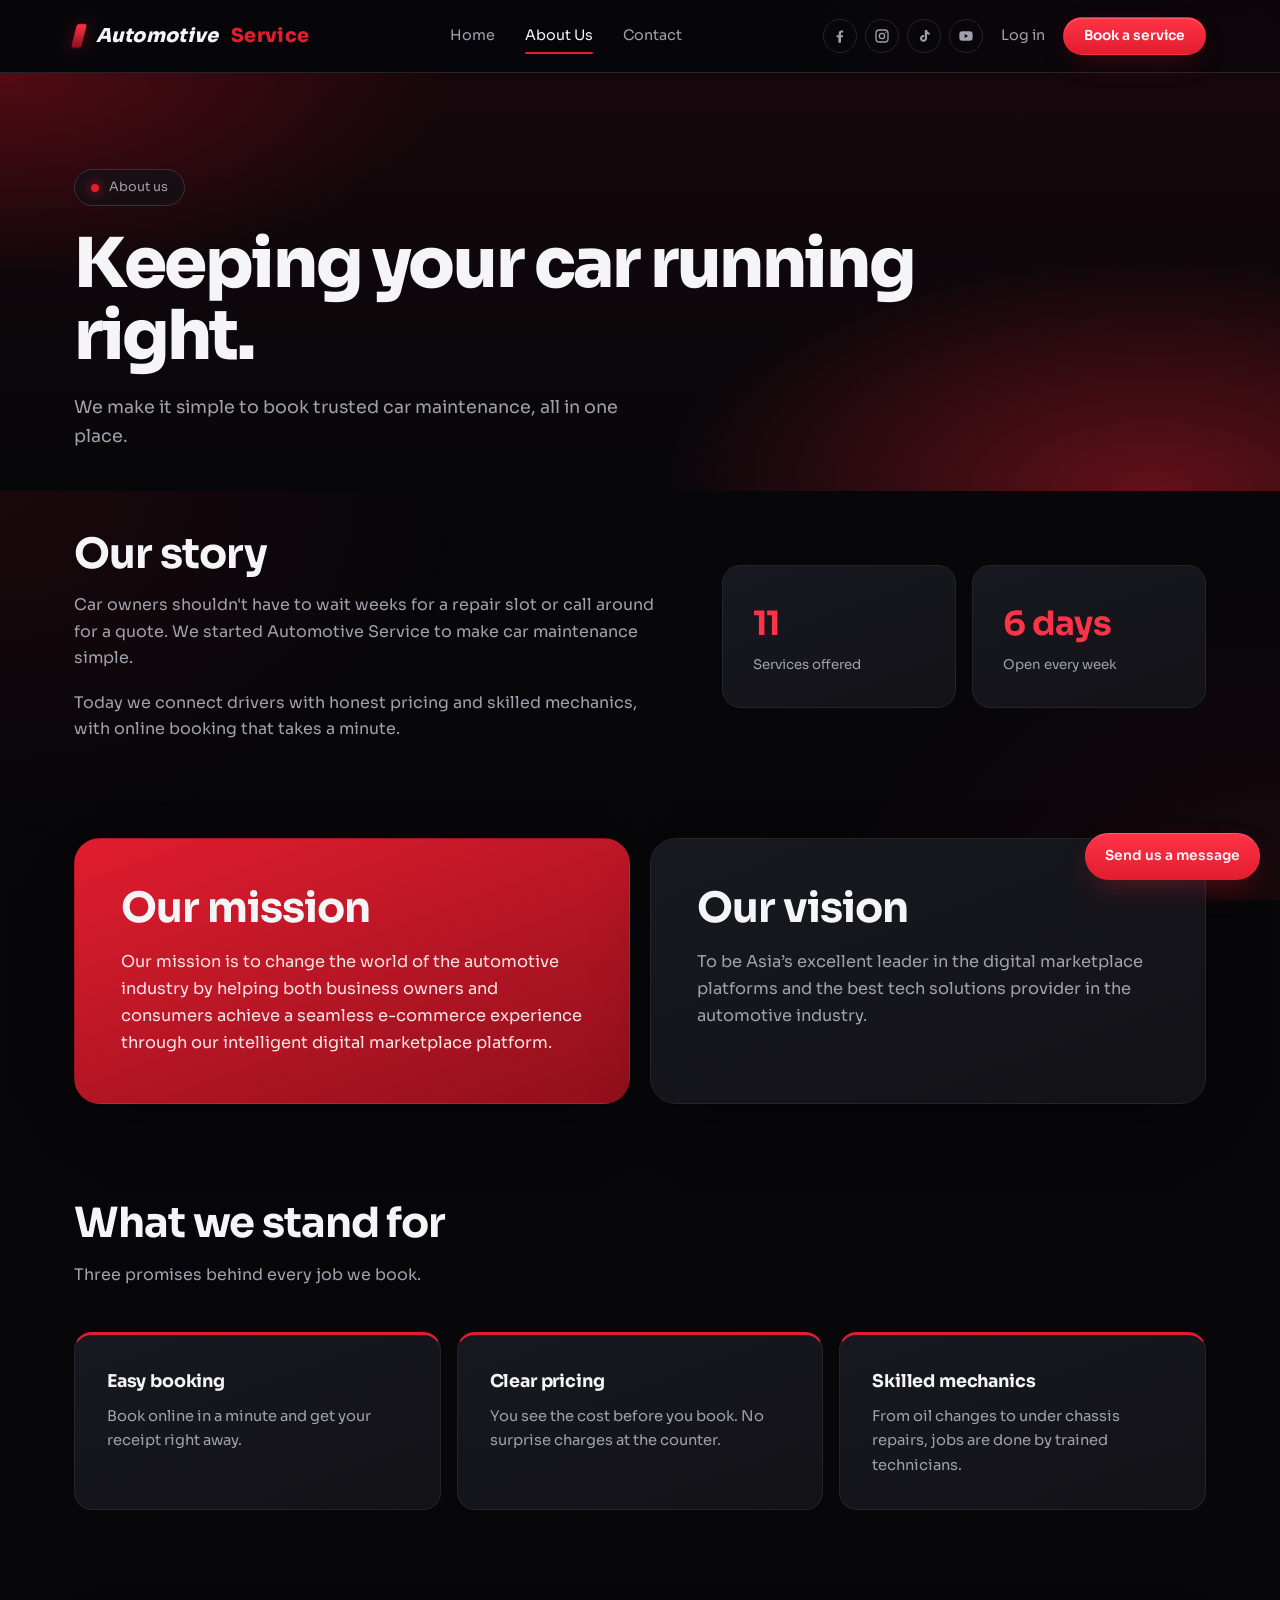
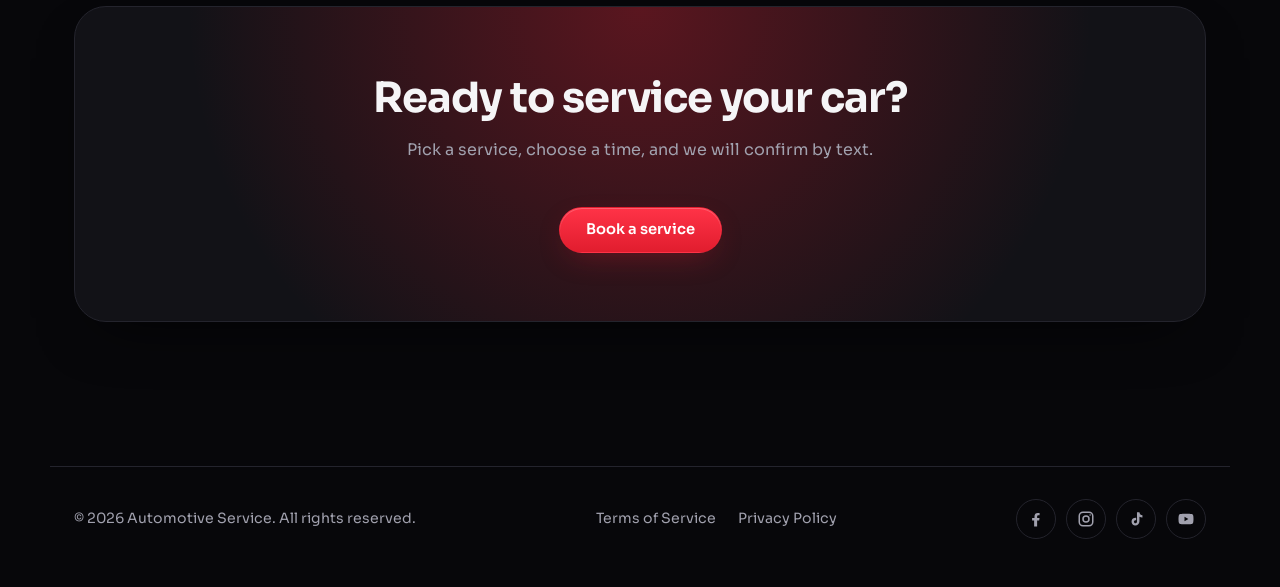
<file: about.html>
<!DOCTYPE html>
<html lang="en">
<head>
<meta charset="utf-8">
<meta name="viewport" content="width=device-width, initial-scale=1, viewport-fit=cover">
<meta name="theme-color" content="#07070a"><link rel="icon" href="data:image/svg+xml,%3Csvg xmlns='http://www.w3.org/2000/svg' viewBox='0 0 32 32'%3E%3Crect width='32' height='32' rx='8' fill='%23e11d2e'/%3E%3Cpath d='M9 22l5-12h4l5 12h-4l-1-3h-4l-1 3z' fill='white'/%3E%3C/svg%3E">
<title>About Us – Automotive Service</title>
<link rel="preconnect" href="https://fonts.googleapis.com">
<link rel="preconnect" href="https://fonts.gstatic.com" crossorigin>
<link href="https://fonts.googleapis.com/css2?family=Sora:wght@400;500;600;700;800&display=swap" rel="stylesheet">
<link rel="stylesheet" href="style.css">
</head>
<body>
<nav>
<div class="wrap">
<a class="logo" href="index.html">Automotive <i>Service</i></a>
<div class="links" id="mainlinks">
<a href="index.html">Home</a><a class="on" href="about.html">About Us</a><a href="contact.html">Contact</a><a class="mob-only" href="index.html#booking">Book a service</a><div class="socials links-socials"><a href="#" target="_blank" rel="noopener noreferrer" aria-label="Facebook"><svg viewBox="0 0 24 24" fill="currentColor" aria-hidden="true"><path d="M13.5 22v-8h2.7l.5-3.3h-3.2V8.6c0-.9.4-1.7 1.8-1.7h1.5V4.1s-1.3-.2-2.5-.2c-2.6 0-4.3 1.6-4.3 4.4v2.4H6.8V14h2.7v8h4z"/></svg></a><a href="#" target="_blank" rel="noopener noreferrer" aria-label="Instagram"><svg viewBox="0 0 24 24" fill="none" stroke="currentColor" stroke-width="2" aria-hidden="true"><rect x="3" y="3" width="18" height="18" rx="5"/><circle cx="12" cy="12" r="4"/><circle cx="17.5" cy="6.5" r="1" fill="currentColor" stroke="none"/></svg></a><a href="#" target="_blank" rel="noopener noreferrer" aria-label="TikTok"><svg viewBox="0 0 24 24" fill="currentColor" aria-hidden="true"><path d="M16.6 3c.3 2.4 1.7 3.9 4 4v3.1c-1.4.1-2.7-.3-4-1.1v6.1c0 3.9-3.2 6.1-6.3 5.5-2.7-.5-4.7-3-4.2-5.9.5-3 3.3-4.7 6.1-4.2v3.2c-1.4-.5-3 .4-3 2 0 1.3 1.1 2.2 2.3 2 1.1-.2 1.8-1.1 1.8-2.3V3h3.3z"/></svg></a><a href="#" target="_blank" rel="noopener noreferrer" aria-label="YouTube"><svg viewBox="0 0 24 24" fill="currentColor" aria-hidden="true"><path d="M21.6 7.2a2.5 2.5 0 0 0-1.8-1.8C18.2 5 12 5 12 5s-6.2 0-7.8.4A2.5 2.5 0 0 0 2.4 7.2C2 8.8 2 12 2 12s0 3.2.4 4.8a2.5 2.5 0 0 0 1.8 1.8C5.8 19 12 19 12 19s6.2 0 7.8-.4a2.5 2.5 0 0 0 1.8-1.8c.4-1.6.4-4.8.4-4.8s0-3.2-.4-4.8zM10 15V9l5.2 3z"/></svg></a></div>
</div>
<div class="nav-right"><div class="socials"><a href="#" target="_blank" rel="noopener noreferrer" aria-label="Facebook"><svg viewBox="0 0 24 24" fill="currentColor" aria-hidden="true"><path d="M13.5 22v-8h2.7l.5-3.3h-3.2V8.6c0-.9.4-1.7 1.8-1.7h1.5V4.1s-1.3-.2-2.5-.2c-2.6 0-4.3 1.6-4.3 4.4v2.4H6.8V14h2.7v8h4z"/></svg></a><a href="#" target="_blank" rel="noopener noreferrer" aria-label="Instagram"><svg viewBox="0 0 24 24" fill="none" stroke="currentColor" stroke-width="2" aria-hidden="true"><rect x="3" y="3" width="18" height="18" rx="5"/><circle cx="12" cy="12" r="4"/><circle cx="17.5" cy="6.5" r="1" fill="currentColor" stroke="none"/></svg></a><a href="#" target="_blank" rel="noopener noreferrer" aria-label="TikTok"><svg viewBox="0 0 24 24" fill="currentColor" aria-hidden="true"><path d="M16.6 3c.3 2.4 1.7 3.9 4 4v3.1c-1.4.1-2.7-.3-4-1.1v6.1c0 3.9-3.2 6.1-6.3 5.5-2.7-.5-4.7-3-4.2-5.9.5-3 3.3-4.7 6.1-4.2v3.2c-1.4-.5-3 .4-3 2 0 1.3 1.1 2.2 2.3 2 1.1-.2 1.8-1.1 1.8-2.3V3h3.3z"/></svg></a><a href="#" target="_blank" rel="noopener noreferrer" aria-label="YouTube"><svg viewBox="0 0 24 24" fill="currentColor" aria-hidden="true"><path d="M21.6 7.2a2.5 2.5 0 0 0-1.8-1.8C18.2 5 12 5 12 5s-6.2 0-7.8.4A2.5 2.5 0 0 0 2.4 7.2C2 8.8 2 12 2 12s0 3.2.4 4.8a2.5 2.5 0 0 0 1.8 1.8C5.8 19 12 19 12 19s6.2 0 7.8-.4a2.5 2.5 0 0 0 1.8-1.8c.4-1.6.4-4.8.4-4.8s0-3.2-.4-4.8zM10 15V9l5.2 3z"/></svg></a></div><span class="nav-auth"></span><a class="btn sm" href="index.html#booking">Book a service</a><button class="menu-btn" type="button" aria-label="Open menu" aria-expanded="false" aria-controls="mainlinks"><span></span></button></div>
</div>
</nav>

<header class="page-hero">
<div class="wrap">
<span class="pill"><b></b>About us</span>
<h1>Keeping your car running right.</h1>
<p class="lead">We make it simple to book trusted car maintenance, all in one place.</p>
</div>
</header>

<section style="padding-top:40px">
<div class="wrap about-split">
<div>
<h2>Our story</h2>
<p class="sub" style="margin-bottom:18px">Car owners shouldn't have to wait weeks for a repair slot or call around for a quote. We started Automotive Service to make car maintenance simple.</p>
<p class="sub" style="margin:0">Today we connect drivers with honest pricing and skilled mechanics, with online booking that takes a minute.</p>
</div>
<div class="facts">
<div><strong>11</strong><small>Services offered</small></div>
<div><strong>6 days</strong><small>Open every week</small></div>
</div>
</div>
</section>

<section style="padding-top:0">
<div class="wrap mv">
<div class="mv-card">
<h2>Our mission</h2>
<p>Our mission is to change the world of the automotive industry by helping both business owners and consumers achieve a seamless e-commerce experience through our intelligent digital marketplace platform.</p>
</div>
<div class="mv-card">
<h2>Our vision</h2>
<p>To be Asia’s excellent leader in the digital marketplace platforms and the best tech solutions provider in the automotive industry.</p>
</div>
</div>
</section>

<section style="padding-top:0">
<div class="wrap">
<h2>What we stand for</h2>
<p class="sub">Three promises behind every job we book.</p>
<div class="values">
<div class="value"><h3>Easy booking</h3><p>Book online in a minute and get your receipt right away.</p></div>
<div class="value"><h3>Clear pricing</h3><p>You see the cost before you book. No surprise charges at the counter.</p></div>
<div class="value"><h3>Skilled mechanics</h3><p>From oil changes to under chassis repairs, jobs are done by trained technicians.</p></div>
</div>
</div>
</section>

<section style="padding-top:0">
<div class="banner">
<h2>Ready to service your car?</h2>
<p class="sub" style="margin-inline:auto">Pick a service, choose a time, and we will confirm by text.</p>
<div class="cta"><a class="btn" href="index.html#booking">Book a service</a></div>
</div>
</section>

<footer>
<div class="wrap foot"><span>© 2026 Automotive Service. All rights reserved.</span><div class="foot-links"><a href="terms.html">Terms of Service</a><a href="privacy.html">Privacy Policy</a></div><div class="socials"><a href="#" target="_blank" rel="noopener noreferrer" aria-label="Facebook"><svg viewBox="0 0 24 24" fill="currentColor" aria-hidden="true"><path d="M13.5 22v-8h2.7l.5-3.3h-3.2V8.6c0-.9.4-1.7 1.8-1.7h1.5V4.1s-1.3-.2-2.5-.2c-2.6 0-4.3 1.6-4.3 4.4v2.4H6.8V14h2.7v8h4z"/></svg></a><a href="#" target="_blank" rel="noopener noreferrer" aria-label="Instagram"><svg viewBox="0 0 24 24" fill="none" stroke="currentColor" stroke-width="2" aria-hidden="true"><rect x="3" y="3" width="18" height="18" rx="5"/><circle cx="12" cy="12" r="4"/><circle cx="17.5" cy="6.5" r="1" fill="currentColor" stroke="none"/></svg></a><a href="#" target="_blank" rel="noopener noreferrer" aria-label="TikTok"><svg viewBox="0 0 24 24" fill="currentColor" aria-hidden="true"><path d="M16.6 3c.3 2.4 1.7 3.9 4 4v3.1c-1.4.1-2.7-.3-4-1.1v6.1c0 3.9-3.2 6.1-6.3 5.5-2.7-.5-4.7-3-4.2-5.9.5-3 3.3-4.7 6.1-4.2v3.2c-1.4-.5-3 .4-3 2 0 1.3 1.1 2.2 2.3 2 1.1-.2 1.8-1.1 1.8-2.3V3h3.3z"/></svg></a><a href="#" target="_blank" rel="noopener noreferrer" aria-label="YouTube"><svg viewBox="0 0 24 24" fill="currentColor" aria-hidden="true"><path d="M21.6 7.2a2.5 2.5 0 0 0-1.8-1.8C18.2 5 12 5 12 5s-6.2 0-7.8.4A2.5 2.5 0 0 0 2.4 7.2C2 8.8 2 12 2 12s0 3.2.4 4.8a2.5 2.5 0 0 0 1.8 1.8C5.8 19 12 19 12 19s6.2 0 7.8-.4a2.5 2.5 0 0 0 1.8-1.8c.4-1.6.4-4.8.4-4.8s0-3.2-.4-4.8zM10 15V9l5.2 3z"/></svg></a></div></div>
</footer>
<a class="chat" href="contact.html">Send us a message</a>
<script src="auth.js"></script>
</body>
</html>
</file>
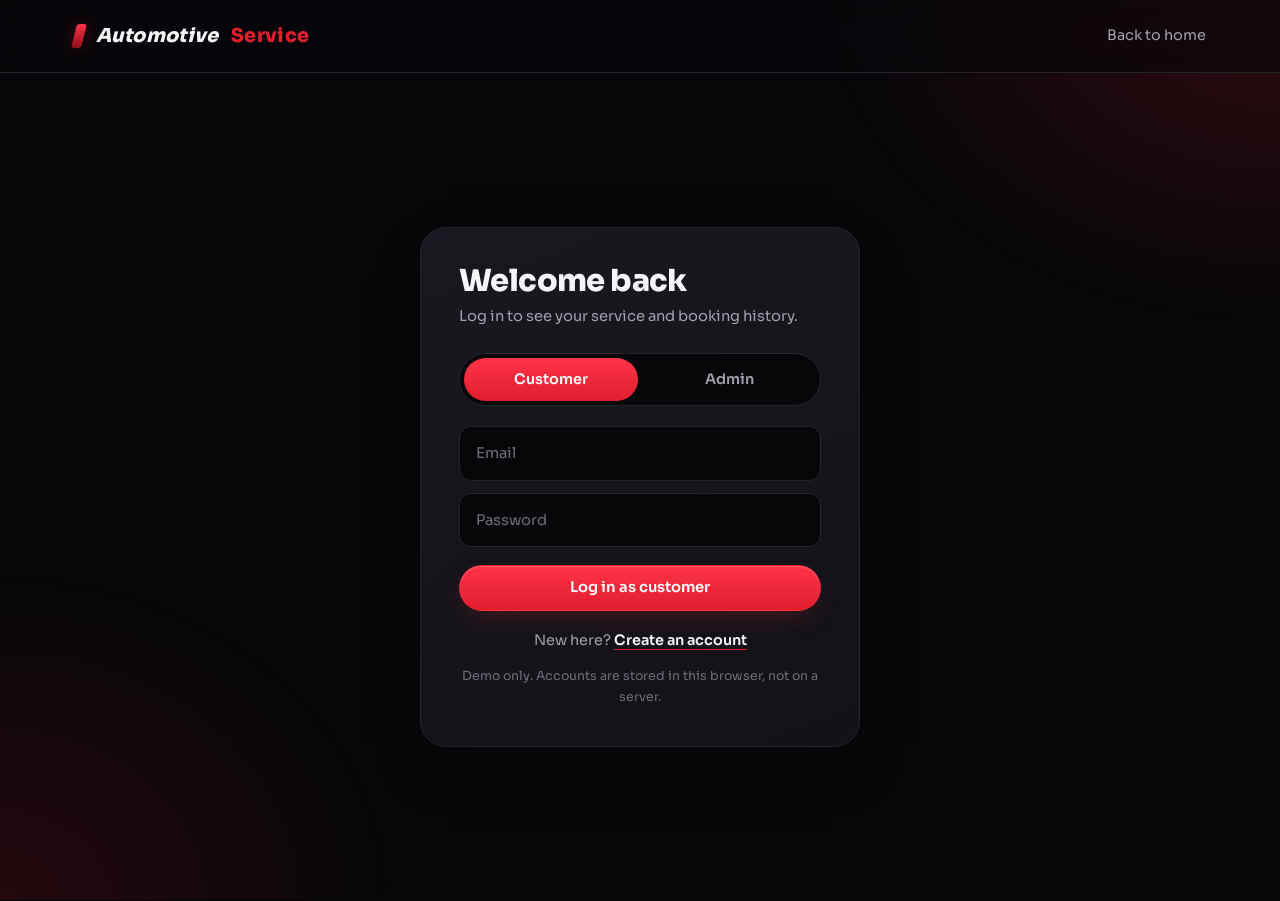
<file: book.html>
<!DOCTYPE html>
<html lang="en">
<head>
<meta charset="utf-8">
<meta name="viewport" content="width=device-width, initial-scale=1, viewport-fit=cover">
<meta name="theme-color" content="#07070a"><link rel="icon" href="data:image/svg+xml,%3Csvg xmlns='http://www.w3.org/2000/svg' viewBox='0 0 32 32'%3E%3Crect width='32' height='32' rx='8' fill='%23e11d2e'/%3E%3Cpath d='M9 22l5-12h4l5 12h-4l-1-3h-4l-1 3z' fill='white'/%3E%3C/svg%3E">
<title>Book a service – Automotive Service</title>
<link rel="preconnect" href="https://fonts.googleapis.com">
<link rel="preconnect" href="https://fonts.gstatic.com" crossorigin>
<link href="https://fonts.googleapis.com/css2?family=Sora:wght@400;500;600;700;800&display=swap" rel="stylesheet">
<link rel="stylesheet" href="style.css">
</head>
<body class="authpage light">
<nav>
<div class="wrap">
<a class="logo" href="index.html">Automotive <i>Service</i></a>
<div class="dnav"><a class="textlink" href="dashboard.html">Dashboard</a><a class="textlink" data-cust href="book.html">Book a service</a><a class="textlink" data-cust href="history.html">History</a><a class="textlink" data-admin href="bookings.html">Bookings</a><a class="textlink" data-admin href="customers.html">Customers</a><a class="textlink" href="#" id="logoutLink">Log out</a></div><span class="dnav-sp" aria-hidden="true"></span>
</div>
</nav>

<main class="wrap dash" id="dash"></main>

<dialog id="dlg" class="dlg" aria-labelledby="dlgTitle"><div class="dlg-in"><p class="dlg-brand">Automotive Service</p><h2 id="dlgTitle"></h2><p class="sub" id="dlgNote"></p><div id="dlgBody"></div><div class="dlg-acts" id="dlgActs"></div></div></dialog>

<script src="auth.js"></script>
<script src="app.js"></script>
<script>
(function(){
if(!guard('customer'))return;
wireNav();
var root=document.getElementById('dash');
var OILS=['Regular Oil','Semi-Synthetic Oil','Fully-Synthetic Oil'];
var PMS_TIERS=[
 {t:'EXPRESS',km:'5,000 kilometers or every 3 months',inc:['4L Oil','Oil Filter'],base:1800},
 {t:'PLUS',km:'10,000 kilometers or every 6 months',inc:['4L Oil','Oil Filter','Tire Rotation','Spark Plugs'],base:2750},
 {t:'PREMIUM',km:'20,000 kilometers or every 12 months',inc:['4L Oil','Oil Filter','Tire Rotation','Spark Plugs','Brake Cleaning','Air Filter'],base:3950}
];
var OIL_ADD=[0,600,1400];
var CATS=['PMS Package','Periodic Services','Repairs','Tires','Accessories'];
var CATALOG=[];
PMS_TIERS.forEach(function(tr){OIL_ADD.forEach(function(add,i){
 CATALOG.push({id:'pms-'+tr.t.toLowerCase()+'-'+i,cat:'PMS Package',oil:i,icon:'can',name:'PMS GAS '+OILS[i].replace(' Oil','').toUpperCase()+' '+tr.t,sub:'With free multi-point inspection service',
  desc:'To maintain peak performance and vehicle longevity, it\u2019s recommended to have this service every <b>'+tr.km+'</b>, whichever comes first.',inc:tr.inc,price:tr.base+add});
})});
[['Basic Change Oil','Oil drain and refill with filter replacement.',['Oil change','Oil filter'],1200],
 ['Intake / EGR Cleaning','Removes carbon build-up for smoother power delivery.',['Intake cleaning','EGR cleaning'],2500],
 ['Engine Wash','Safe degreasing and rinse of the engine bay.',['Degrease','Rinse and dry'],800],
 ['Radiator Flush','Fresh coolant and a full system flush to prevent overheating.',['Coolant flush','Coolant refill'],1500],
 ['ATF Flush','Transmission fluid exchange for smoother shifting.',['ATF exchange','Fluid top-up'],3500]
].forEach(function(s,i){CATALOG.push({id:'per-'+i,cat:'Periodic Services',icon:'can',name:s[0].toUpperCase(),sub:'With free multi-point inspection service',desc:s[1],inc:s[2],price:s[3]})});
[['Vehicle General Repairs','Diagnosis and repair of common mechanical issues.',['Diagnosis','Labor'],1500],
 ['Under Chassis Repairs','Suspension, steering and under chassis work by trained technicians.',['Inspection','Labor'],2000]
].forEach(function(s,i){CATALOG.push({id:'rep-'+i,cat:'Repairs',icon:'wrench',name:s[0].toUpperCase(),sub:'Final cost confirmed after inspection',desc:s[1],inc:s[2],price:s[3]})});
CATALOG.push({id:'tire-0',cat:'Tires',icon:'tire',name:'TIRE REPLACEMENT (PER TIRE)',sub:'Tire price not included',desc:'Mounting, balancing and disposal of your old tire.',inc:['Mounting','Balancing','Disposal'],price:3500});
CATALOG.push({id:'acc-0',cat:'Accessories',icon:'pin',name:'GPS INSTALLATION',sub:'Device not included',desc:'Clean, hidden wiring and setup of your GPS tracker.',inc:['Installation','Setup'],price:2500});

var ICONS={
 can:'<svg viewBox="0 0 64 64" aria-hidden="true"><path d="M20 6h14v6H20zM10 18h38a6 6 0 0 1 6 6v30a4 4 0 0 1-4 4H12a4 4 0 0 1-4-4V20a2 2 0 0 1 2-2z" fill="#e11d2e" stroke="#111" stroke-width="3" stroke-linejoin="round"/><path d="M30 28c-5 7-8 11-8 15a8 8 0 0 0 16 0c0-4-3-8-8-15z" fill="#111"/></svg>',
 wrench:'<svg viewBox="0 0 64 64" aria-hidden="true"><path d="M44 8a14 14 0 0 0-12 20L10 50a5 5 0 0 0 7 7l22-22a14 14 0 0 0 20-12l-9 6-7-2-2-7z" fill="#e11d2e" stroke="#111" stroke-width="3" stroke-linejoin="round"/></svg>',
 tire:'<svg viewBox="0 0 64 64" aria-hidden="true"><circle cx="32" cy="32" r="26" fill="#111"/><circle cx="32" cy="32" r="15" fill="#e11d2e" stroke="#111" stroke-width="3"/><circle cx="32" cy="32" r="4" fill="#111"/></svg>',
 pin:'<svg viewBox="0 0 64 64" aria-hidden="true"><path d="M32 4C21 4 13 12 13 23c0 14 19 36 19 36s19-22 19-36C51 12 43 4 32 4z" fill="#e11d2e" stroke="#111" stroke-width="3" stroke-linejoin="round"/><circle cx="32" cy="23" r="7" fill="#111"/></svg>'
};
var CHECK='<svg viewBox="0 0 24 24" fill="none" stroke="currentColor" stroke-width="2.4" stroke-linecap="round" stroke-linejoin="round" aria-hidden="true"><path d="m5 12 5 5 9-10"/></svg>';
var SEARCH='<svg viewBox="0 0 24 24" fill="none" stroke="currentColor" stroke-width="2" stroke-linecap="round" aria-hidden="true"><circle cx="11" cy="11" r="7"/><path d="m20 20-3.5-3.5"/></svg>';


var shop={cat:'PMS Package',oil:0,q:''};
function page(){
 root.textContent='';
 var top=h('div','dash-top');
 var t=h('div');t.appendChild(h('h1','','Book a service'));t.appendChild(h('p','sub','Pick your services, add them to the cart and choose a schedule.'));top.appendChild(t);root.appendChild(top);
 var layout=h('div','shop');layout.id='book';
 var left=h('div','shop-main'),right=h('aside','shop-cart');
 layout.appendChild(left);layout.appendChild(right);root.appendChild(layout);
 /* search */
 var sw=h('div','shop-search');var q=h('input');q.type='search';q.placeholder='Search service';q.value=shop.q;q.setAttribute('aria-label','Search service');
 sw.appendChild(q);sw.appendChild(html('span','',SEARCH));left.appendChild(sw);
 /* category tabs */
 var tabs=h('div','shop-tabs');left.appendChild(tabs);
 left.appendChild(h('div','shop-note','Service price may vary upon checking your car at branch store'));
 var oilWrap=h('div','shop-oil');left.appendChild(oilWrap);
 var items=h('div','shop-items');left.appendChild(items);

 function drawTabs(){
  tabs.textContent='';
  CATS.forEach(function(c){var b=h('button','shop-tab'+(shop.cat===c&&!shop.q?' on':''),c);b.type='button';b.addEventListener('click',function(){shop.cat=c;shop.q='';q.value='';drawAll()});tabs.appendChild(b)});
 }
 function drawOil(){
  oilWrap.textContent='';
  if(shop.cat!=='PMS Package'||shop.q){oilWrap.hidden=true;return}
  oilWrap.hidden=false;oilWrap.appendChild(h('h2','','Choose your Oil'));
  var row=h('div','shop-oilbtns');
  OILS.forEach(function(o,i){var b=h('button','oilbtn'+(shop.oil===i?' on':''),o);b.type='button';b.addEventListener('click',function(){shop.oil=i;drawOil();drawItems()});row.appendChild(b)});
  oilWrap.appendChild(row);
 }
 function drawItems(){
  items.textContent='';
  var needle=shop.q.toLowerCase(),cart=getCart();
  var rows=CATALOG.filter(function(s){
   if(needle)return (s.name+' '+s.cat+' '+s.inc.join(' ')).toLowerCase().indexOf(needle)>-1;
   return s.cat===shop.cat&&(s.oil==null||s.oil===shop.oil);
  });
  if(!rows.length){items.appendChild(empty('No services match your search.'));return}
  rows.forEach(function(s){
   var inCart=cart.some(function(x){return x.id===s.id});
   var card=h('article','svc');
   card.appendChild(html('div','svc-img',ICONS[s.icon]));
   var body=h('div','svc-body');
   var head=h('div','svc-head');head.appendChild(h('h3','',s.name));head.appendChild(h('strong','',money(s.price)));body.appendChild(head);
   body.appendChild(h('p','svc-sub',s.sub));
   body.appendChild(html('p','svc-desc',s.desc));
   var ul=h('ul','svc-inc');s.inc.forEach(function(i){ul.appendChild(html('li',''  ,CHECK+'<span></span>'));ul.lastChild.lastChild.textContent=i});body.appendChild(ul);
   card.appendChild(body);
   var add=h('button','svc-add'+(inCart?' in':''),inCart?'Added \u2713 (tap to remove)':'Add to cart');add.type='button';
   add.addEventListener('click',function(){
    var c=getCart();
    if(inCart)c=c.filter(function(x){return x.id!==s.id});else c.push({id:s.id,name:s.name,price:s.price});
    setCart(c);drawItems();drawCart();
   });
   card.appendChild(add);items.appendChild(card);
  });
 }
 function drawAll(){drawTabs();drawOil();drawItems()}
 q.addEventListener('input',function(){shop.q=q.value.trim();drawAll()});

 /* cart */
 function drawCart(){
  right.textContent='';
  var car=getCar(),cart=getCart();
  var vr=h('div','cart-veh');
  var vl=h('div','');vl.appendChild(h('span','lbl','Vehicle: '));
  vl.appendChild(h('span','val',car?carText(car):'Not set'));
  if(car&&car.fuel)vl.appendChild(h('span','fuel',' '+car.fuel));
  vr.appendChild(vl);
  vr.appendChild(btn(car?'Change':'Add vehicle','chg',function(){vehicleDialog(drawCart)}));
  right.appendChild(vr);
  var total=cart.reduce(function(a,x){return a+x.price},0);
  var sub=h('div','cart-sub');sub.appendChild(h('span','','Subtotal ('+cart.length+' Item'+(cart.length===1?'':'s')+')'));sub.appendChild(h('strong','',money(total)));right.appendChild(sub);
  if(cart.length){
   var ul=h('ul','cart-list');
   cart.forEach(function(x){
    var li=h('li');li.appendChild(h('span','',x.name));li.appendChild(h('b','',money(x.price)));
    var rm=h('button','rm','\u00D7');rm.type='button';rm.setAttribute('aria-label','Remove '+x.name);
    rm.addEventListener('click',function(){setCart(getCart().filter(function(y){return y.id!==x.id}));drawItems();drawCart()});
    li.appendChild(rm);ul.appendChild(li);
   });
   right.appendChild(ul);
   var co=h('button','btn cart-go','Checkout');co.type='button';
   co.addEventListener('click',function(){if(!getCar()){vehicleDialog(function(){drawCart();checkout()});return}checkout()});
   right.appendChild(co);
  }else right.appendChild(h('p','cart-empty','Your cart is empty. Add a service to get started.'));
 }

 function checkout(){
  var cart=getCart(),car=getCar(),total=cart.reduce(function(a,x){return a+x.price},0),F;
  openDlg('Choose your schedule','Open Monday to Saturday, 8 AM to 5 PM. We confirm by text.',function(body){
   F=h('form','form');F.noValidate=true;
   var d=field(F,'date','Booking date','date');d.min=today();
   var ts=h('select');ts.name='time';ts.setAttribute('aria-label','Booking time');
   var o0=h('option','','Booking time');o0.value='';ts.appendChild(o0);
   var TIMES=['8:00 AM','9:00 AM','10:00 AM','11:00 AM','1:00 PM','2:00 PM','3:00 PM','4:00 PM','5:00 PM'];
   TIMES.forEach(function(x){var o=h('option','',x);o.value=x;ts.appendChild(o)});F.appendChild(ts);
   var hint=h('p','hint','');F.appendChild(hint);
   function refreshSlots(){
    var dv=d.value,closed=!!dv&&!isOpenDay(dv);
    hint.textContent=closed?'We are closed on Sundays. Please pick Monday to Saturday.':(dv?'Times marked Full or Passed cannot be booked.':'Pick a date to see available times.');
    TIMES.forEach(function(x,i){
     var o=ts.options[i+1],full=dv&&slotCount(dv,x)>=SLOT_CAP,past=dv&&isPast(dv,x);
     o.disabled=!!(closed||full||past);o.textContent=x+(closed?'':(full?' (Full)':(past?' (Passed)':'')));
    });
    if(ts.value&&ts.selectedOptions[0].disabled)ts.value='';
   }
   d.addEventListener('change',refreshSlots);refreshSlots();
   field(F,'mobile','Mobile number','tel',me.phone);
   field(F,'address','Address (optional)');
   var ta=h('textarea');ta.name='issue';ta.rows=3;ta.placeholder='Describe the issue (optional)';ta.setAttribute('aria-label','Issue');F.appendChild(ta);
   var er=h('p','err','');er.hidden=true;F.appendChild(er);
   body.appendChild(F);F.addEventListener('submit',function(e){e.preventDefault()});
   var s=h('p','sub','Total: '+money(total)+' for '+cart.length+' service'+(cart.length===1?'':'s')+'. Final price is confirmed after inspection.');s.style.margin='14px 0 0';body.appendChild(s);
  },[['Confirm booking','',function(){
   var e=F.elements,er=F.querySelector('.err');
   function bad(m){er.textContent=m;er.hidden=false}
   if(!e.date.value)return bad('Pick a booking date.');
   if(e.date.value<today())return bad('Pick today or a future date.');
   if(!isOpenDay(e.date.value))return bad('We are closed on Sundays. Please pick Monday to Saturday.');
   if(!e.time.value)return bad('Pick a booking time.');
   if(isPast(e.date.value,e.time.value))return bad('That time has already passed. Pick a later time.');
   if(slotCount(e.date.value,e.time.value)>=SLOT_CAP)return bad('That time slot just filled up. Please pick another.')
   var mob=e.mobile.value.trim();
   if(mob.replace(/\D/g,'').length<7||!/^[0-9+()\-\s]+$/.test(mob))return bad('Enter a valid mobile number, for example 0917 123 4567.');
   var ref='AS-'+today().slice(2).replace(/-/g,'')+'-'+Math.random().toString(36).slice(2,6).toUpperCase();
   var b={ref:ref,owner:me.email,name:me.name,mobile:mob,email:me.email,address:e.address.value.trim(),service:cart.map(function(x){return x.name}).join(', '),other:'',date:e.date.value,time:e.time.value,vehicle:carText(car)+(car.fuel?' ('+car.fuel+')':''),issue:e.issue.value.trim(),total:total,status:'Pending',created:Date.now()};
   var all=AS.get('as_bookings',[]);all.push(b);AS.set('as_bookings',all);setCart([]);toast('Booking '+ref+' received');
   openDlg('Booking received','Keep this receipt. We will text you to confirm your slot.',function(body){
    var p=h('p','ref','Reference no. '+ref);body.appendChild(p);
    var dl=h('dl');[['Services',b.service],['Total',money(total)],['Date',fmtDate(b.date)],['Time',b.time],['Vehicle',b.vehicle],['Mobile number',b.mobile]].forEach(function(r){dl.appendChild(h('dt','',r[0]));dl.appendChild(h('dd','',r[1]))});body.appendChild(dl);
   },[['View history','',function(){location.href='history.html'}],['Print receipt','ghost',function(){window.print()}],['Done','ghost',function(){dlg.close()}]]);
   page();
  }],['Back','ghost',function(){dlg.close()}]]);
 }

 drawAll();drawCart();
}
page();
})();
</script>
</body>
</html>
</file>
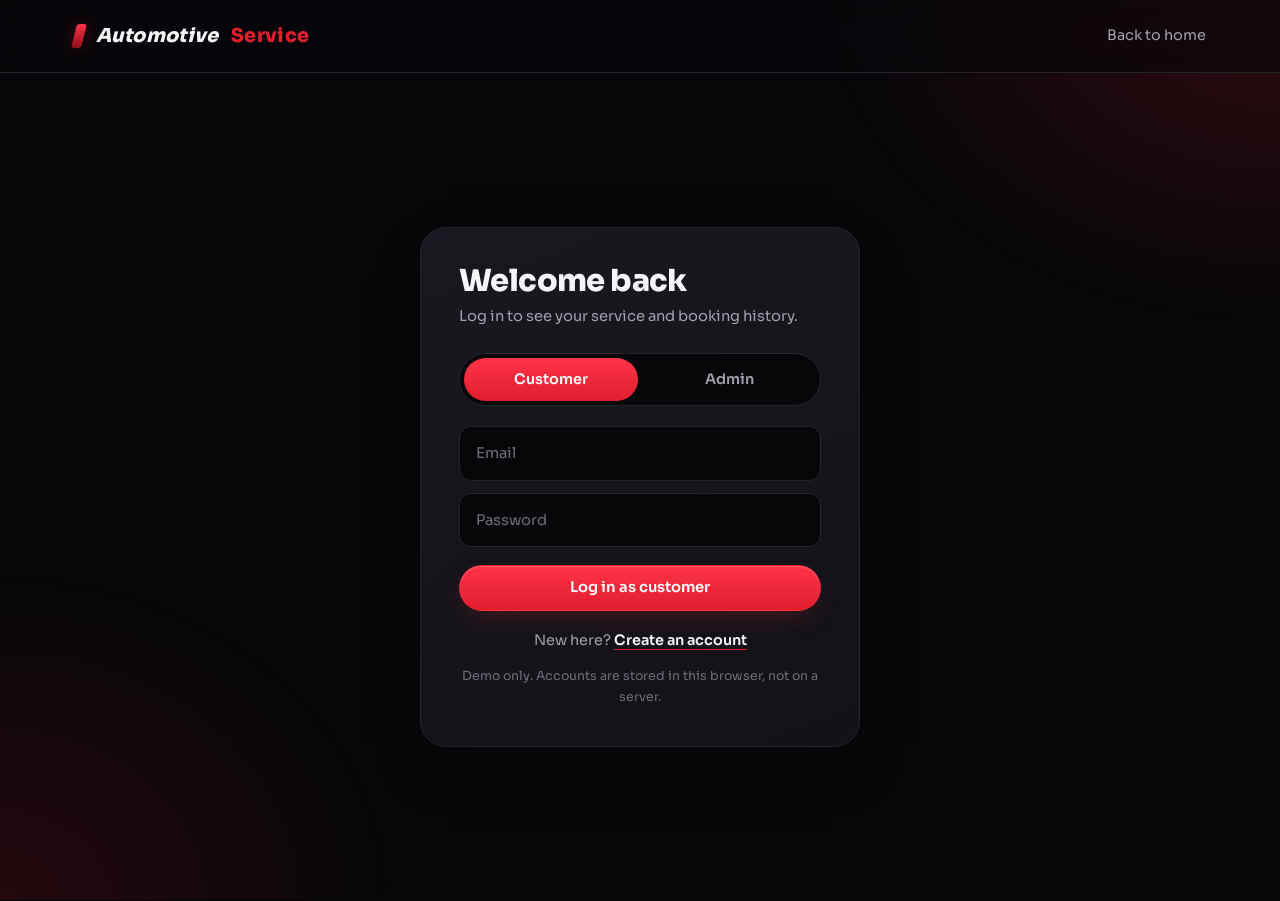
<file: bookings.html>
<!DOCTYPE html>
<html lang="en">
<head>
<meta charset="utf-8">
<meta name="viewport" content="width=device-width, initial-scale=1, viewport-fit=cover">
<meta name="theme-color" content="#07070a"><link rel="icon" href="data:image/svg+xml,%3Csvg xmlns='http://www.w3.org/2000/svg' viewBox='0 0 32 32'%3E%3Crect width='32' height='32' rx='8' fill='%23e11d2e'/%3E%3Cpath d='M9 22l5-12h4l5 12h-4l-1-3h-4l-1 3z' fill='white'/%3E%3C/svg%3E">
<title>Bookings – Automotive Service</title>
<link rel="preconnect" href="https://fonts.googleapis.com">
<link rel="preconnect" href="https://fonts.gstatic.com" crossorigin>
<link href="https://fonts.googleapis.com/css2?family=Sora:wght@400;500;600;700;800&display=swap" rel="stylesheet">
<link rel="stylesheet" href="style.css">
</head>
<body class="authpage light">
<nav>
<div class="wrap">
<a class="logo" href="index.html">Automotive <i>Service</i></a>
<div class="dnav"><a class="textlink" href="dashboard.html">Dashboard</a><a class="textlink" data-cust href="book.html">Book a service</a><a class="textlink" data-cust href="history.html">History</a><a class="textlink" data-admin href="bookings.html">Bookings</a><a class="textlink" data-admin href="customers.html">Customers</a><a class="textlink" href="#" id="logoutLink">Log out</a></div><span class="dnav-sp" aria-hidden="true"></span>
</div>
</nav>

<main class="wrap dash" id="dash"></main>

<dialog id="dlg" class="dlg" aria-labelledby="dlgTitle"><div class="dlg-in"><p class="dlg-brand">Automotive Service</p><h2 id="dlgTitle"></h2><p class="sub" id="dlgNote"></p><div id="dlgBody"></div><div class="dlg-acts" id="dlgActs"></div></div></dialog>

<script src="auth.js"></script>
<script src="app.js"></script>
<script>
(function(){
if(!guard('admin'))return;
wireNav();
var root=document.getElementById('dash');
var filter={status:'All',q:''};
var top=h('div','dash-top');
var t=h('div');t.appendChild(h('h1','','Bookings'));t.appendChild(h('p','sub','Review and update every booking.'));top.appendChild(t);root.appendChild(top);
var bar=h('div','toolbar');
var sel=h('select');['All'].concat(STATUS).forEach(function(x){var o=h('option','',x);o.value=x;sel.appendChild(o)});sel.value=filter.status;sel.setAttribute('aria-label','Filter by status');
var q=h('input');q.placeholder='Search name, reference or service';q.setAttribute('aria-label','Search bookings');
bar.appendChild(sel);bar.appendChild(q);
var exp=btn('Export CSV','ghost',function(){
 var rows=filtered();if(!rows.length){toast('Nothing to export','warn');return}
 downloadCSV('bookings-'+today()+'.csv',[['Reference','Status','Customer','Mobile','Email','Service','Date','Time','Vehicle','Total','Address','Issue']].concat(rows.map(function(b){return [b.ref,b.status,b.name,b.mobile,b.email,b.service,b.date,b.time,b.vehicle,b.total||'',b.address,b.issue]})));
 toast('Exported '+rows.length+' booking'+(rows.length===1?'':'s'));
});exp.classList.remove('sm');bar.appendChild(exp);root.appendChild(bar);
var holder=h('div');root.appendChild(holder);
function filtered(){
 var needle=filter.q.toLowerCase();
 return bookings().filter(function(b){return (filter.status==='All'||b.status===filter.status)&&(!needle||[b.name,b.ref,b.service,b.mobile,b.email].join(' ').toLowerCase().indexOf(needle)>-1)});
}
function draw(){
 holder.textContent='';
 var all=bookings(),rows=filtered();
 if(rows.length)holder.appendChild(h('p','result-count','Showing '+rows.length+' of '+all.length+' booking'+(all.length===1?'':'s')));
 if(!rows.length){holder.appendChild(empty(all.length?'No bookings match your filter.':'No bookings yet. They will appear here when customers book.'));return}
 holder.appendChild(table(['Reference','Customer','Service','Date and time','Vehicle','Total','Status',''],rows.map(function(b){return [b.ref,whoCell(b),b.service,fmtDate(b.date)+', '+b.time,b.vehicle||'-',b.total?money(b.total):'-',statusSelect(b,draw),viewBtn(b)]})));
}
sel.addEventListener('change',function(){filter.status=sel.value;draw()});
q.addEventListener('input',function(){filter.q=q.value;draw()});
draw();
})();
</script>
</body>
</html>
</file>
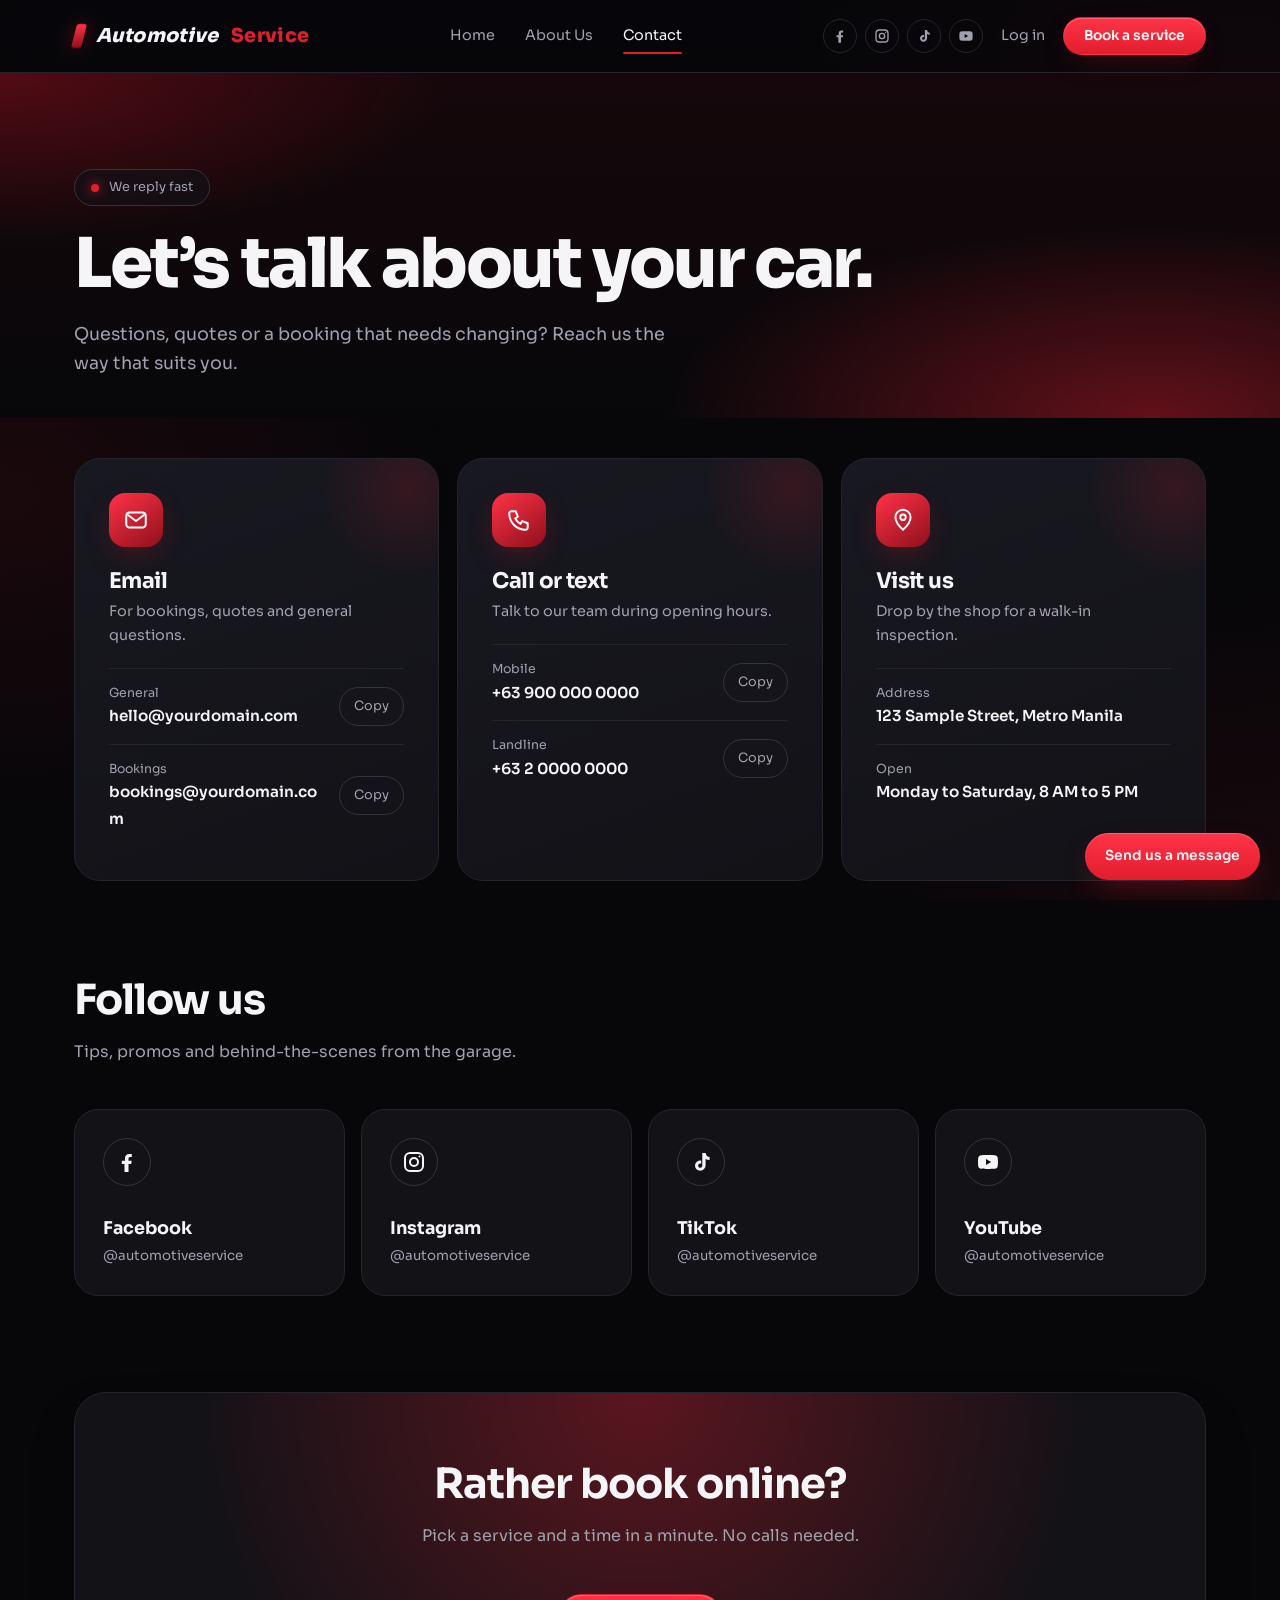
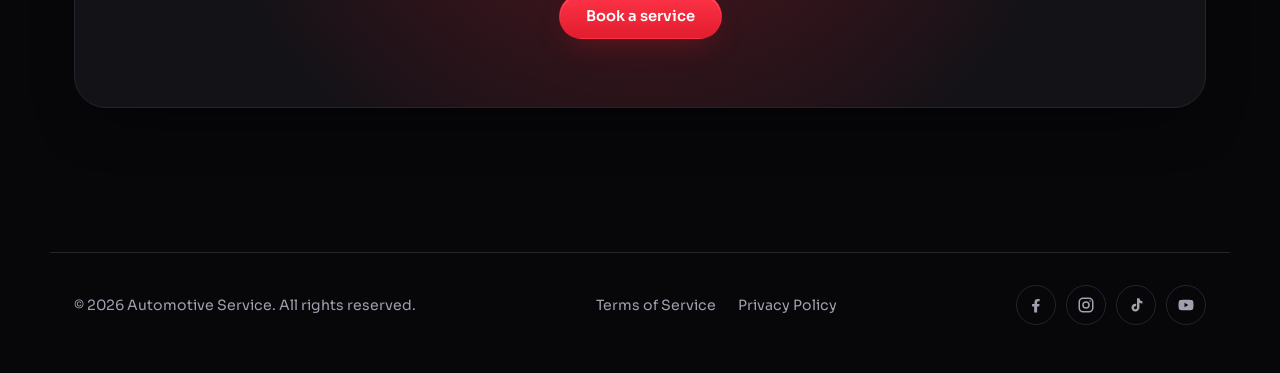
<file: contact.html>
<!DOCTYPE html>
<html lang="en">
<head>
<meta charset="utf-8">
<meta name="viewport" content="width=device-width, initial-scale=1, viewport-fit=cover">
<meta name="theme-color" content="#07070a"><link rel="icon" href="data:image/svg+xml,%3Csvg xmlns='http://www.w3.org/2000/svg' viewBox='0 0 32 32'%3E%3Crect width='32' height='32' rx='8' fill='%23e11d2e'/%3E%3Cpath d='M9 22l5-12h4l5 12h-4l-1-3h-4l-1 3z' fill='white'/%3E%3C/svg%3E">
<title>Contact – Automotive Service</title>
<link rel="preconnect" href="https://fonts.googleapis.com">
<link rel="preconnect" href="https://fonts.gstatic.com" crossorigin>
<link href="https://fonts.googleapis.com/css2?family=Sora:wght@400;500;600;700;800&display=swap" rel="stylesheet">
<link rel="stylesheet" href="style.css">
</head>
<body>
<nav>
<div class="wrap">
<a class="logo" href="index.html">Automotive <i>Service</i></a>
<div class="links" id="mainlinks">
<a href="index.html">Home</a><a href="about.html">About Us</a><a class="on" href="contact.html">Contact</a><a class="mob-only" href="index.html#booking">Book a service</a><div class="socials links-socials"><a href="#" target="_blank" rel="noopener noreferrer" aria-label="Facebook"><svg viewBox="0 0 24 24" fill="currentColor" aria-hidden="true"><path d="M13.5 22v-8h2.7l.5-3.3h-3.2V8.6c0-.9.4-1.7 1.8-1.7h1.5V4.1s-1.3-.2-2.5-.2c-2.6 0-4.3 1.6-4.3 4.4v2.4H6.8V14h2.7v8h4z"/></svg></a><a href="#" target="_blank" rel="noopener noreferrer" aria-label="Instagram"><svg viewBox="0 0 24 24" fill="none" stroke="currentColor" stroke-width="2" aria-hidden="true"><rect x="3" y="3" width="18" height="18" rx="5"/><circle cx="12" cy="12" r="4"/><circle cx="17.5" cy="6.5" r="1" fill="currentColor" stroke="none"/></svg></a><a href="#" target="_blank" rel="noopener noreferrer" aria-label="TikTok"><svg viewBox="0 0 24 24" fill="currentColor" aria-hidden="true"><path d="M16.6 3c.3 2.4 1.7 3.9 4 4v3.1c-1.4.1-2.7-.3-4-1.1v6.1c0 3.9-3.2 6.1-6.3 5.5-2.7-.5-4.7-3-4.2-5.9.5-3 3.3-4.7 6.1-4.2v3.2c-1.4-.5-3 .4-3 2 0 1.3 1.1 2.2 2.3 2 1.1-.2 1.8-1.1 1.8-2.3V3h3.3z"/></svg></a><a href="#" target="_blank" rel="noopener noreferrer" aria-label="YouTube"><svg viewBox="0 0 24 24" fill="currentColor" aria-hidden="true"><path d="M21.6 7.2a2.5 2.5 0 0 0-1.8-1.8C18.2 5 12 5 12 5s-6.2 0-7.8.4A2.5 2.5 0 0 0 2.4 7.2C2 8.8 2 12 2 12s0 3.2.4 4.8a2.5 2.5 0 0 0 1.8 1.8C5.8 19 12 19 12 19s6.2 0 7.8-.4a2.5 2.5 0 0 0 1.8-1.8c.4-1.6.4-4.8.4-4.8s0-3.2-.4-4.8zM10 15V9l5.2 3z"/></svg></a></div>
</div>
<div class="nav-right"><div class="socials"><a href="#" target="_blank" rel="noopener noreferrer" aria-label="Facebook"><svg viewBox="0 0 24 24" fill="currentColor" aria-hidden="true"><path d="M13.5 22v-8h2.7l.5-3.3h-3.2V8.6c0-.9.4-1.7 1.8-1.7h1.5V4.1s-1.3-.2-2.5-.2c-2.6 0-4.3 1.6-4.3 4.4v2.4H6.8V14h2.7v8h4z"/></svg></a><a href="#" target="_blank" rel="noopener noreferrer" aria-label="Instagram"><svg viewBox="0 0 24 24" fill="none" stroke="currentColor" stroke-width="2" aria-hidden="true"><rect x="3" y="3" width="18" height="18" rx="5"/><circle cx="12" cy="12" r="4"/><circle cx="17.5" cy="6.5" r="1" fill="currentColor" stroke="none"/></svg></a><a href="#" target="_blank" rel="noopener noreferrer" aria-label="TikTok"><svg viewBox="0 0 24 24" fill="currentColor" aria-hidden="true"><path d="M16.6 3c.3 2.4 1.7 3.9 4 4v3.1c-1.4.1-2.7-.3-4-1.1v6.1c0 3.9-3.2 6.1-6.3 5.5-2.7-.5-4.7-3-4.2-5.9.5-3 3.3-4.7 6.1-4.2v3.2c-1.4-.5-3 .4-3 2 0 1.3 1.1 2.2 2.3 2 1.1-.2 1.8-1.1 1.8-2.3V3h3.3z"/></svg></a><a href="#" target="_blank" rel="noopener noreferrer" aria-label="YouTube"><svg viewBox="0 0 24 24" fill="currentColor" aria-hidden="true"><path d="M21.6 7.2a2.5 2.5 0 0 0-1.8-1.8C18.2 5 12 5 12 5s-6.2 0-7.8.4A2.5 2.5 0 0 0 2.4 7.2C2 8.8 2 12 2 12s0 3.2.4 4.8a2.5 2.5 0 0 0 1.8 1.8C5.8 19 12 19 12 19s6.2 0 7.8-.4a2.5 2.5 0 0 0 1.8-1.8c.4-1.6.4-4.8.4-4.8s0-3.2-.4-4.8zM10 15V9l5.2 3z"/></svg></a></div><span class="nav-auth"></span><a class="btn sm" href="index.html#booking">Book a service</a><button class="menu-btn" type="button" aria-label="Open menu" aria-expanded="false" aria-controls="mainlinks"><span></span></button></div>
</div>
</nav>

<header class="page-hero">
<div class="wrap">
<span class="pill"><b></b>We reply fast</span>
<h1>Let’s talk about your car.</h1>
<p class="lead">Questions, quotes or a booking that needs changing? Reach us the way that suits you.</p>
</div>
</header>

<section style="padding-top:40px">
<div class="wrap cgrid">
<div class="ccard">
<span class="cicon"><svg viewBox="0 0 24 24" fill="none" stroke="currentColor" stroke-width="1.8" stroke-linecap="round" stroke-linejoin="round" aria-hidden="true"><rect x="3" y="5" width="18" height="14" rx="3"/><path d="m4 7 8 6 8-6"/></svg></span>
<h2>Email</h2>
<p>For bookings, quotes and general questions.</p>
<div class="crow"><div><small>General</small><a href="mailto:hello@yourdomain.com">hello@yourdomain.com</a></div><button class="copy" type="button" data-copy="hello@yourdomain.com">Copy</button></div>
<div class="crow"><div><small>Bookings</small><a href="mailto:bookings@yourdomain.com">bookings@yourdomain.com</a></div><button class="copy" type="button" data-copy="bookings@yourdomain.com">Copy</button></div>
</div>
<div class="ccard">
<span class="cicon"><svg viewBox="0 0 24 24" fill="none" stroke="currentColor" stroke-width="1.8" stroke-linecap="round" stroke-linejoin="round" aria-hidden="true"><path d="M5 4h4l2 5-2.5 1.5a11 11 0 0 0 5 5L15 13l5 2v4a2 2 0 0 1-2 2A15 15 0 0 1 3 6a2 2 0 0 1 2-2z"/></svg></span>
<h2>Call or text</h2>
<p>Talk to our team during opening hours.</p>
<div class="crow"><div><small>Mobile</small><a href="tel:+639000000000">+63 900 000 0000</a></div><button class="copy" type="button" data-copy="+63 900 000 0000">Copy</button></div>
<div class="crow"><div><small>Landline</small><a href="tel:+6320000000">+63 2 0000 0000</a></div><button class="copy" type="button" data-copy="+63 2 0000 0000">Copy</button></div>
</div>
<div class="ccard">
<span class="cicon"><svg viewBox="0 0 24 24" fill="none" stroke="currentColor" stroke-width="1.8" stroke-linecap="round" stroke-linejoin="round" aria-hidden="true"><path d="M12 21s7-6.2 7-11.5A7 7 0 0 0 5 9.5C5 14.8 12 21 12 21z"/><circle cx="12" cy="9.5" r="2.5"/></svg></span>
<h2>Visit us</h2>
<p>Drop by the shop for a walk-in inspection.</p>
<div class="crow"><div><small>Address</small><span>123 Sample Street, Metro Manila</span></div></div>
<div class="crow"><div><small>Open</small><span>Monday to Saturday, 8 AM to 5 PM</span></div></div>
</div>
</div>
</section>

<section style="padding-top:0">
<div class="wrap">
<h2>Follow us</h2>
<p class="sub">Tips, promos and behind-the-scenes from the garage.</p>
<div class="stiles"><a class="stile" href="#" target="_blank" rel="noopener noreferrer"><span class="sicon"><svg viewBox="0 0 24 24" fill="currentColor" aria-hidden="true"><path d="M13.5 22v-8h2.7l.5-3.3h-3.2V8.6c0-.9.4-1.7 1.8-1.7h1.5V4.1s-1.3-.2-2.5-.2c-2.6 0-4.3 1.6-4.3 4.4v2.4H6.8V14h2.7v8h4z"/></svg></span><strong>Facebook</strong><small>@automotiveservice</small></a><a class="stile" href="#" target="_blank" rel="noopener noreferrer"><span class="sicon"><svg viewBox="0 0 24 24" fill="none" stroke="currentColor" stroke-width="2" aria-hidden="true"><rect x="3" y="3" width="18" height="18" rx="5"/><circle cx="12" cy="12" r="4"/><circle cx="17.5" cy="6.5" r="1" fill="currentColor" stroke="none"/></svg></span><strong>Instagram</strong><small>@automotiveservice</small></a><a class="stile" href="#" target="_blank" rel="noopener noreferrer"><span class="sicon"><svg viewBox="0 0 24 24" fill="currentColor" aria-hidden="true"><path d="M16.6 3c.3 2.4 1.7 3.9 4 4v3.1c-1.4.1-2.7-.3-4-1.1v6.1c0 3.9-3.2 6.1-6.3 5.5-2.7-.5-4.7-3-4.2-5.9.5-3 3.3-4.7 6.1-4.2v3.2c-1.4-.5-3 .4-3 2 0 1.3 1.1 2.2 2.3 2 1.1-.2 1.8-1.1 1.8-2.3V3h3.3z"/></svg></span><strong>TikTok</strong><small>@automotiveservice</small></a><a class="stile" href="#" target="_blank" rel="noopener noreferrer"><span class="sicon"><svg viewBox="0 0 24 24" fill="currentColor" aria-hidden="true"><path d="M21.6 7.2a2.5 2.5 0 0 0-1.8-1.8C18.2 5 12 5 12 5s-6.2 0-7.8.4A2.5 2.5 0 0 0 2.4 7.2C2 8.8 2 12 2 12s0 3.2.4 4.8a2.5 2.5 0 0 0 1.8 1.8C5.8 19 12 19 12 19s6.2 0 7.8-.4a2.5 2.5 0 0 0 1.8-1.8c.4-1.6.4-4.8.4-4.8s0-3.2-.4-4.8zM10 15V9l5.2 3z"/></svg></span><strong>YouTube</strong><small>@automotiveservice</small></a></div>
</div>
</section>

<section style="padding-top:0">
<div class="banner">
<h2>Rather book online?</h2>
<p class="sub" style="margin-inline:auto">Pick a service and a time in a minute. No calls needed.</p>
<div class="cta"><a class="btn" href="index.html#booking">Book a service</a></div>
</div>
</section>

<footer>
<div class="wrap foot"><span>© 2026 Automotive Service. All rights reserved.</span><div class="foot-links"><a href="terms.html">Terms of Service</a><a href="privacy.html">Privacy Policy</a></div><div class="socials"><a href="#" target="_blank" rel="noopener noreferrer" aria-label="Facebook"><svg viewBox="0 0 24 24" fill="currentColor" aria-hidden="true"><path d="M13.5 22v-8h2.7l.5-3.3h-3.2V8.6c0-.9.4-1.7 1.8-1.7h1.5V4.1s-1.3-.2-2.5-.2c-2.6 0-4.3 1.6-4.3 4.4v2.4H6.8V14h2.7v8h4z"/></svg></a><a href="#" target="_blank" rel="noopener noreferrer" aria-label="Instagram"><svg viewBox="0 0 24 24" fill="none" stroke="currentColor" stroke-width="2" aria-hidden="true"><rect x="3" y="3" width="18" height="18" rx="5"/><circle cx="12" cy="12" r="4"/><circle cx="17.5" cy="6.5" r="1" fill="currentColor" stroke="none"/></svg></a><a href="#" target="_blank" rel="noopener noreferrer" aria-label="TikTok"><svg viewBox="0 0 24 24" fill="currentColor" aria-hidden="true"><path d="M16.6 3c.3 2.4 1.7 3.9 4 4v3.1c-1.4.1-2.7-.3-4-1.1v6.1c0 3.9-3.2 6.1-6.3 5.5-2.7-.5-4.7-3-4.2-5.9.5-3 3.3-4.7 6.1-4.2v3.2c-1.4-.5-3 .4-3 2 0 1.3 1.1 2.2 2.3 2 1.1-.2 1.8-1.1 1.8-2.3V3h3.3z"/></svg></a><a href="#" target="_blank" rel="noopener noreferrer" aria-label="YouTube"><svg viewBox="0 0 24 24" fill="currentColor" aria-hidden="true"><path d="M21.6 7.2a2.5 2.5 0 0 0-1.8-1.8C18.2 5 12 5 12 5s-6.2 0-7.8.4A2.5 2.5 0 0 0 2.4 7.2C2 8.8 2 12 2 12s0 3.2.4 4.8a2.5 2.5 0 0 0 1.8 1.8C5.8 19 12 19 12 19s6.2 0 7.8-.4a2.5 2.5 0 0 0 1.8-1.8c.4-1.6.4-4.8.4-4.8s0-3.2-.4-4.8zM10 15V9l5.2 3z"/></svg></a></div></div>
</footer>
<a class="chat" href="contact.html">Send us a message</a>
<script src="auth.js"></script>
<script>
document.querySelectorAll('[data-copy]').forEach(function(b){b.addEventListener('click',function(){
 var t=b.dataset.copy;
 function done(){var o=b.textContent;b.textContent='Copied';setTimeout(function(){b.textContent=o},1500)}
 if(navigator.clipboard&&navigator.clipboard.writeText){navigator.clipboard.writeText(t).then(done,done)}
 else{var i=document.createElement('textarea');i.value=t;document.body.appendChild(i);i.select();try{document.execCommand('copy')}catch(e){}i.remove();done()}
})});
</script>
</body>
</html>
</file>
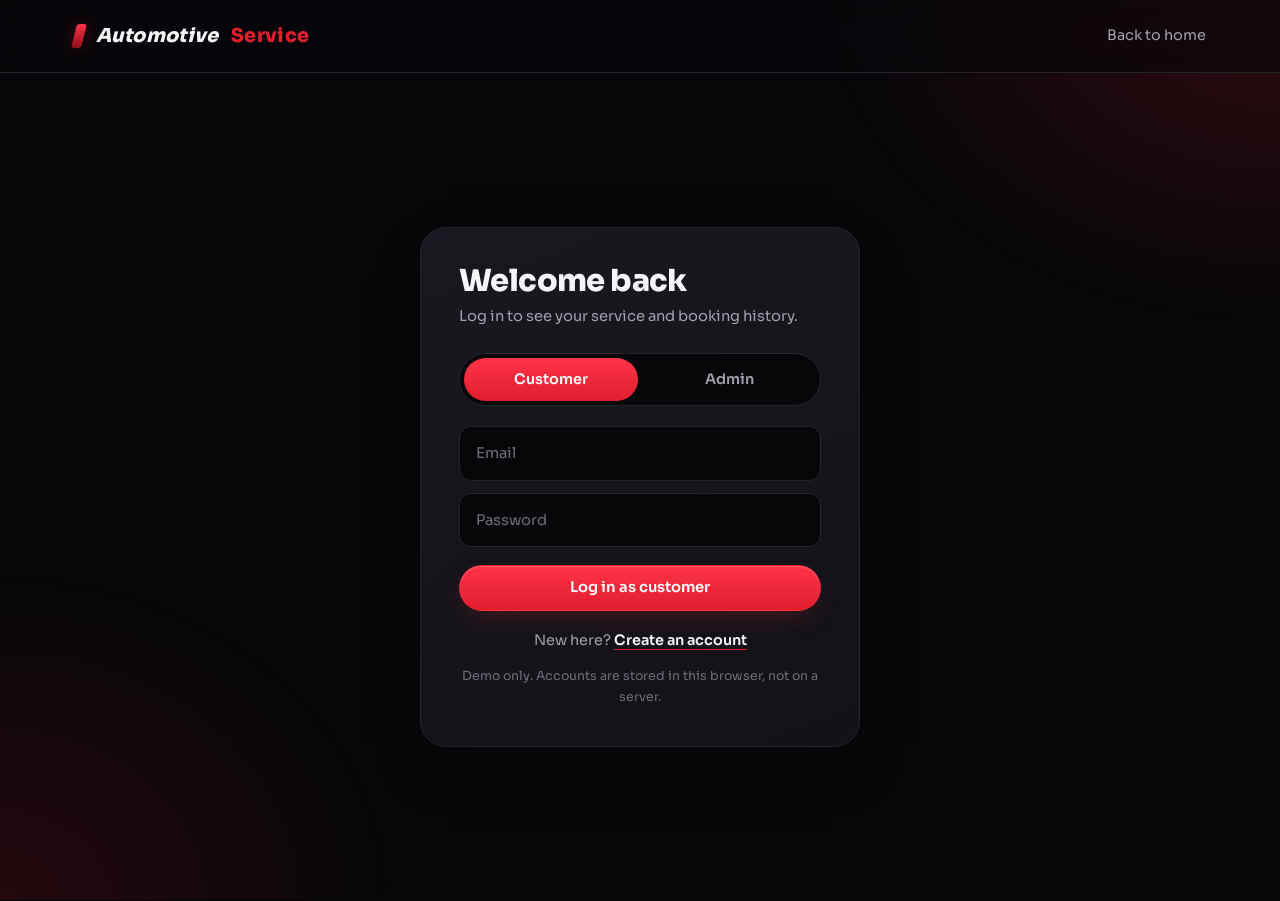
<file: customers.html>
<!DOCTYPE html>
<html lang="en">
<head>
<meta charset="utf-8">
<meta name="viewport" content="width=device-width, initial-scale=1, viewport-fit=cover">
<meta name="theme-color" content="#07070a"><link rel="icon" href="data:image/svg+xml,%3Csvg xmlns='http://www.w3.org/2000/svg' viewBox='0 0 32 32'%3E%3Crect width='32' height='32' rx='8' fill='%23e11d2e'/%3E%3Cpath d='M9 22l5-12h4l5 12h-4l-1-3h-4l-1 3z' fill='white'/%3E%3C/svg%3E">
<title>Customers – Automotive Service</title>
<link rel="preconnect" href="https://fonts.googleapis.com">
<link rel="preconnect" href="https://fonts.gstatic.com" crossorigin>
<link href="https://fonts.googleapis.com/css2?family=Sora:wght@400;500;600;700;800&display=swap" rel="stylesheet">
<link rel="stylesheet" href="style.css">
</head>
<body class="authpage light">
<nav>
<div class="wrap">
<a class="logo" href="index.html">Automotive <i>Service</i></a>
<div class="dnav"><a class="textlink" href="dashboard.html">Dashboard</a><a class="textlink" data-cust href="book.html">Book a service</a><a class="textlink" data-cust href="history.html">History</a><a class="textlink" data-admin href="bookings.html">Bookings</a><a class="textlink" data-admin href="customers.html">Customers</a><a class="textlink" href="#" id="logoutLink">Log out</a></div><span class="dnav-sp" aria-hidden="true"></span>
</div>
</nav>

<main class="wrap dash" id="dash"></main>

<dialog id="dlg" class="dlg" aria-labelledby="dlgTitle"><div class="dlg-in"><p class="dlg-brand">Automotive Service</p><h2 id="dlgTitle"></h2><p class="sub" id="dlgNote"></p><div id="dlgBody"></div><div class="dlg-acts" id="dlgActs"></div></div></dialog>

<script src="auth.js"></script>
<script src="app.js"></script>
<script>
(function(){
if(!guard('admin'))return;
wireNav();
var root=document.getElementById('dash');
var top=h('div','dash-top');
var t=h('div');t.appendChild(h('h1','','Customers'));t.appendChild(h('p','sub','Everyone with a customer account.'));top.appendChild(t);root.appendChild(top);
var bar=h('div','toolbar');
var q=h('input');q.placeholder='Search name, email or mobile';q.setAttribute('aria-label','Search customers');bar.appendChild(q);root.appendChild(bar);
var holder=h('div');root.appendChild(holder);
function draw(){
 holder.textContent='';
 var all=customersList(),needle=q.value.trim().toLowerCase();
 var rows=all.filter(function(u){return !needle||[u.name,u.email,u.phone].join(' ').toLowerCase().indexOf(needle)>-1});
 if(!rows.length){holder.appendChild(empty(all.length?'No customers match your search.':'No customer accounts yet.'));return}
 holder.appendChild(table(['Name','Email','Mobile','Bookings',''],customerRows(rows)));
}
q.addEventListener('input',draw);
draw();
})();
</script>
</body>
</html>
</file>
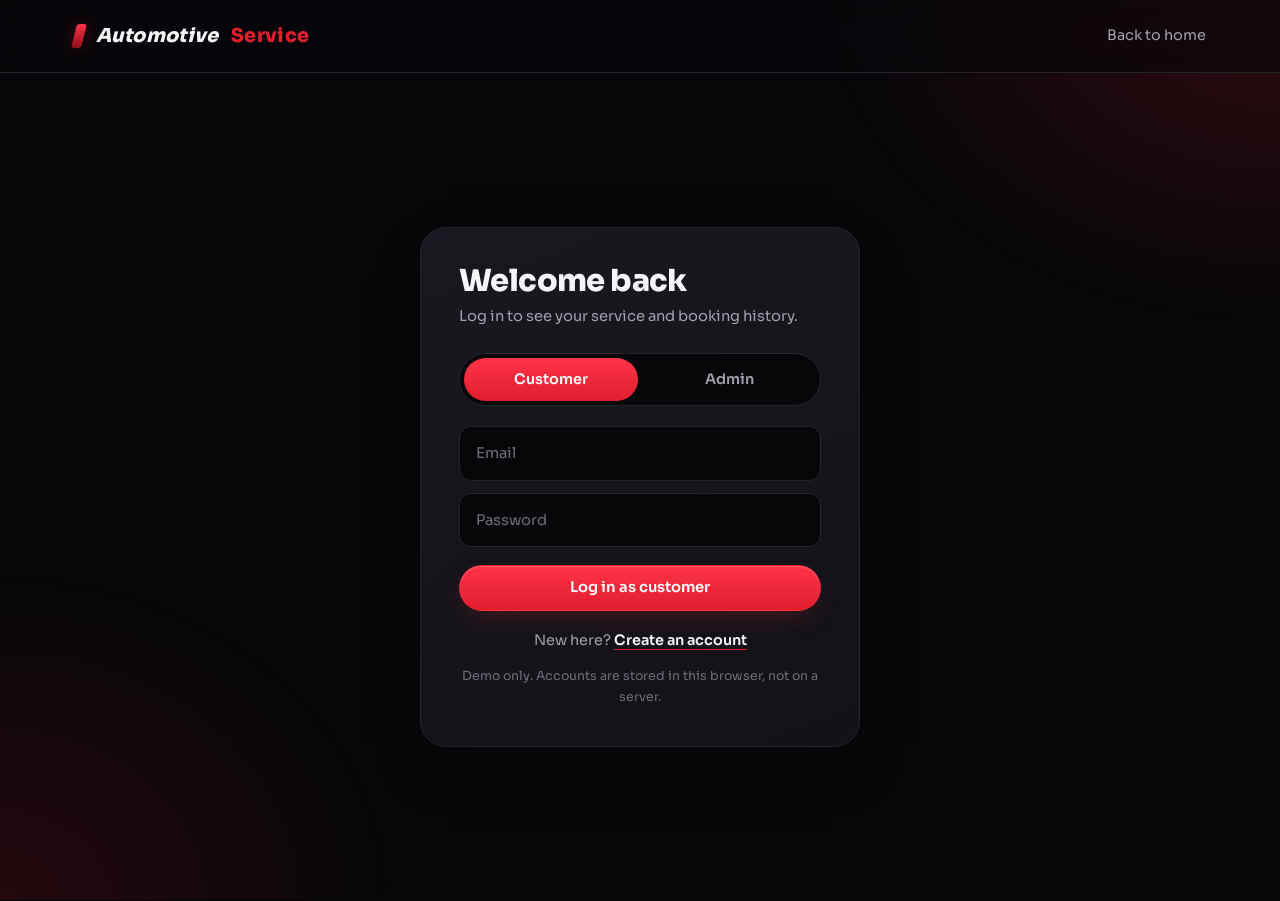
<file: dashboard.html>
<!DOCTYPE html>
<html lang="en">
<head>
<meta charset="utf-8">
<meta name="viewport" content="width=device-width, initial-scale=1, viewport-fit=cover">
<meta name="theme-color" content="#07070a"><link rel="icon" href="data:image/svg+xml,%3Csvg xmlns='http://www.w3.org/2000/svg' viewBox='0 0 32 32'%3E%3Crect width='32' height='32' rx='8' fill='%23e11d2e'/%3E%3Cpath d='M9 22l5-12h4l5 12h-4l-1-3h-4l-1 3z' fill='white'/%3E%3C/svg%3E">
<title>Dashboard – Automotive Service</title>
<link rel="preconnect" href="https://fonts.googleapis.com">
<link rel="preconnect" href="https://fonts.gstatic.com" crossorigin>
<link href="https://fonts.googleapis.com/css2?family=Sora:wght@400;500;600;700;800&display=swap" rel="stylesheet">
<link rel="stylesheet" href="style.css">
</head>
<body class="authpage light">
<nav>
<div class="wrap">
<a class="logo" href="index.html">Automotive <i>Service</i></a>
<div class="dnav"><a class="textlink" href="dashboard.html">Dashboard</a><a class="textlink" data-cust href="book.html">Book a service</a><a class="textlink" data-cust href="history.html">History</a><a class="textlink" data-admin href="bookings.html">Bookings</a><a class="textlink" data-admin href="customers.html">Customers</a><a class="textlink" href="#" id="logoutLink">Log out</a></div><span class="dnav-sp" aria-hidden="true"></span>
</div>
</nav>

<main class="wrap dash" id="dash"></main>

<dialog id="dlg" class="dlg" aria-labelledby="dlgTitle"><div class="dlg-in"><p class="dlg-brand">Automotive Service</p><h2 id="dlgTitle"></h2><p class="sub" id="dlgNote"></p><div id="dlgBody"></div><div class="dlg-acts" id="dlgActs"></div></div></dialog>

<script src="auth.js"></script>
<script src="app.js"></script>
<script>
(function(){
if(!guard())return;
wireNav();
var root=document.getElementById('dash');
/* ---------- Customer overview ---------- */
function customer(){
 var list=mine(me.email),car=getCar(),cart=getCart();
 root.textContent='';
 var top=h('div','dash-top');
 var t=h('div');t.appendChild(h('h1','','Hi, '+me.name.split(' ')[0]));t.appendChild(h('p','sub','A quick look at your car and your services.'));top.appendChild(t);
 var l=h('a','btn','Book a service');l.href='book.html';top.appendChild(l);
 root.appendChild(top);

 var s=h('div','stats-row');
 s.appendChild(stat('Total bookings',list.length));
 s.appendChild(stat('Upcoming',list.filter(function(b){return b.status==='Pending'||b.status==='Confirmed'}).length));
 s.appendChild(stat('Completed services',list.filter(function(b){return b.status==='Completed'}).length));
 root.appendChild(s);

 if(cart.length){
  var total=cart.reduce(function(a,x){return a+x.price},0);
  var cn=h('div','cartnote');
  cn.appendChild(h('span','','You have '+cart.length+' service'+(cart.length===1?'':'s')+' in your cart ('+money(total)+').'));
  var ca=h('a','btn sm','Continue booking');ca.href='book.html';cn.appendChild(ca);
  root.appendChild(cn);
 }

 var grid=h('div','ovgrid');
 var nc=h('div','ovcard');nc.appendChild(h('h3','','Next appointment'));
 var up=upcoming(list);
 if(up){
  nc.appendChild(h('p','ov-big',up.service));
  nc.appendChild(h('p','ov-meta',fmtDate(up.date)+' at '+up.time));
  var row=h('div','ov-row');row.appendChild(badge(up.status));row.appendChild(viewBtn(up));nc.appendChild(row);
 }else{
  nc.appendChild(h('p','ov-meta','No upcoming service.'));
  var nb=h('a','btn sm','Book a service');nb.href='book.html';nc.appendChild(nb);
 }
 var vc=h('div','ovcard');vc.appendChild(h('h3','','Your vehicle'));
 if(car){vc.appendChild(h('p','ov-big',carText(car)));vc.appendChild(h('p','ov-meta',car.fuel||''))}
 else vc.appendChild(h('p','ov-meta','No vehicle saved yet.'));
 var vr=h('div','ov-row');vr.appendChild(btn(car?'Change':'Add vehicle','ghost',function(){vehicleDialog(customer)}));vc.appendChild(vr);
 grid.appendChild(nc);grid.appendChild(vc);root.appendChild(grid);

 var rh=h('div','ov-head');rh.appendChild(h('h2','','Recent bookings'));
 var all=h('a','textlink2','View all history');all.href='history.html';rh.appendChild(all);root.appendChild(rh);
 if(!list.length){root.appendChild(empty('No bookings yet. Book your first service and it will show up here.'));return}
 root.appendChild(table(['Reference','Service','Date','Time','Status',''],list.slice(0,3).map(function(b){return [b.ref,b.service,fmtDate(b.date),b.time,badge(b.status),viewBtn(b)]})));
}

/* ---------- Income ---------- */
var incPeriod='day',incAll=false;
var PERIODS=[['day','Today'],['week','This week'],['month','This month'],['year','This year'],['all','All time']];
var MONTHS=['Jan','Feb','Mar','Apr','May','Jun','Jul','Aug','Sep','Oct','Nov','Dec'],DAYS=['Mon','Tue','Wed','Thu','Fri','Sat','Sun'];
function bdate(b){return b.completedAt?new Date(b.completedAt):new Date((b.date||today())+'T12:00')}
function prevRange(p){
 var n=new Date(),y=n.getFullYear(),m=n.getMonth();
 if(p==='day'){var d=new Date(y,m,n.getDate()-1);return [ymd(d),ymd(d)]}
 if(p==='week'){var s=new Date(y,m,n.getDate()-((n.getDay()+6)%7)-7);var e=new Date(s.getFullYear(),s.getMonth(),s.getDate()+6);return [ymd(s),ymd(e)]}
 if(p==='month')return [ymd(new Date(y,m-1,1)),ymd(new Date(y,m,0))];
 if(p==='year')return [(y-1)+'-01-01',(y-1)+'-12-31'];
 return null;
}
function inRange(done,r){return done.filter(function(b){var d=incomeDate(b);return d>=r[0]&&d<=r[1]})}
function buckets(p,rows,done){
 var n=new Date(),y=n.getFullYear(),m=n.getMonth(),out=[],i;
 function add(label,tip){out.push({label:label,tip:tip,value:0,count:0})}
 function put(idx,b){if(idx<0||idx>=out.length)return;out[idx].value+=Number(b.total)||0;out[idx].count++}
 if(p==='day'){
  for(i=6;i<=21;i++)add(i<12?i+'a':(i===12?'12p':(i-12)+'p'),(i%12||12)+(i<12?' AM':' PM'));
  rows.forEach(function(b){put(Math.min(21,Math.max(6,bdate(b).getHours()))-6,b)});
 }else if(p==='week'){
  var s=new Date(y,m,n.getDate()-((n.getDay()+6)%7));
  for(i=0;i<7;i++){var d=new Date(s.getFullYear(),s.getMonth(),s.getDate()+i);add(DAYS[i],DAYS[i]+', '+MONTHS[d.getMonth()]+' '+d.getDate())}
  rows.forEach(function(b){put((bdate(b).getDay()+6)%7,b)});
 }else if(p==='month'){
  var dim=new Date(y,m+1,0).getDate();
  for(i=1;i<=dim;i++)add(String(i),MONTHS[m]+' '+i);
  rows.forEach(function(b){put(bdate(b).getDate()-1,b)});
 }else{
  var first=y;done.forEach(function(b){var yy=bdate(b).getFullYear();if(yy<first)first=yy});
  if(p==='all'&&first<y){for(i=first;i<=y;i++)add(String(i),String(i));rows.forEach(function(b){put(bdate(b).getFullYear()-first,b)})}
  else{for(i=0;i<12;i++)add(MONTHS[i],MONTHS[i]+' '+y);rows.forEach(function(b){if(bdate(b).getFullYear()===y)put(bdate(b).getMonth(),b)})}
 }
 return out;
}
function topServices(rows){
 var map={};
 rows.forEach(function(b){var names=String(b.service||'Other').split(', '),part=(Number(b.total)||0)/names.length;names.forEach(function(nm){nm=nm.trim();if(!map[nm])map[nm]={name:nm,value:0,count:0};map[nm].value+=part;map[nm].count++})});
 return Object.keys(map).map(function(k){return map[k]}).sort(function(a,b){return b.value-a.value||b.count-a.count}).slice(0,5);
}
function incomeSection(all){
 var wrap=h('div','incpanel'),done=all.filter(function(b){return b.status==='Completed'});
 function draw(){
  wrap.textContent='';
  var rows=inPeriod(done,incPeriod),total=sumTotal(rows),label=PERIODS.filter(function(p){return p[0]===incPeriod})[0][1];

  var head=h('div','inc-head');
  head.appendChild(h('h2','','Income'));
  var seg=h('div','seg');seg.setAttribute('role','tablist');
  PERIODS.forEach(function(p){var b=h('button',incPeriod===p[0]?'on':'',p[1]);b.type='button';b.addEventListener('click',function(){incPeriod=p[0];incAll=false;draw()});seg.appendChild(b)});
  head.appendChild(seg);wrap.appendChild(head);

  var hero=h('div','inc-hero');
  var big=h('div');big.appendChild(h('small','','Total income \u00B7 '+label));big.appendChild(h('strong','',money(total)));
  var meta=h('div','inc-meta');
  meta.appendChild(h('span','',rows.length+' completed service'+(rows.length===1?'':'s')));
  if(rows.length)meta.appendChild(h('span','','Avg '+money(total/rows.length)+' per service'));
  var pr=prevRange(incPeriod);
  if(pr){
   var prevTotal=sumTotal(inRange(done,pr));
   if(total>0||prevTotal>0){
    var chip=h('span','chip');
    if(prevTotal===0){chip.className+=' up';chip.textContent='New vs '+(incPeriod==='day'?'yesterday':'last '+incPeriod)}
    else{var pc=Math.round((total-prevTotal)/prevTotal*100);chip.className+=pc>=0?' up':' down';chip.textContent=(pc>=0?'\u25B2 ':'\u25BC ')+Math.abs(pc)+'% vs '+(incPeriod==='day'?'yesterday':'last '+incPeriod)}
    meta.appendChild(chip);
   }
  }
  big.appendChild(meta);hero.appendChild(big);wrap.appendChild(hero);

  var grid=h('div','inc-grid');
  var cb=h('div','inc-box');cb.appendChild(h('h3','','Income over time'));
  var bk=buckets(incPeriod,rows,done),max=Math.max.apply(null,bk.map(function(x){return x.value}).concat([0]));
  var chart=h('div','ichart'+(bk.length>16?' dense':''));
  bk.forEach(function(x,idx){
   var col=h('div','icol');col.title=x.tip+': '+money(x.value)+' ('+x.count+' service'+(x.count===1?'':'s')+')';
   var bar=h('div','ibar'+(x.value?'':' zero'));bar.style.height=(max?Math.max(x.value?4:1,x.value/max*100):1)+'%';
   if(x.value&&bk.length<=16){bar.appendChild(h('em','',Math.round(x.value).toLocaleString('en-PH')))}
   col.appendChild(bar);
   col.appendChild(h('span','',(bk.length>16&&idx%5!==0&&idx!==bk.length-1)?'':x.label));
   chart.appendChild(col);
  });
  cb.appendChild(chart);
  if(!total)cb.appendChild(h('p','inc-hint','Nothing completed in this period yet.'));
  grid.appendChild(cb);

  var tb=h('div','inc-box');tb.appendChild(h('h3','','Top services'));
  var top=topServices(rows);
  if(!top.length)tb.appendChild(h('p','inc-hint','No completed services in this period.'));
  else{var ul=h('ul','tops'),tm=top[0].value||1;top.forEach(function(t){
   var li=h('li');var r1=h('div','top-row');r1.appendChild(h('span','',t.name));r1.appendChild(h('b','',money(t.value)));li.appendChild(r1);
   var tr=h('div','top-track');var f=h('div','top-fill');f.style.width=Math.max(4,t.value/tm*100)+'%';tr.appendChild(f);li.appendChild(tr);
   li.appendChild(h('small','',t.count+' time'+(t.count===1?'':'s')));ul.appendChild(li)});tb.appendChild(ul)}
  grid.appendChild(tb);wrap.appendChild(grid);

  var list=rows.slice().sort(function(a,b){return bdate(b)-bdate(a)});
  var lh=h('div','inc-listhead');lh.appendChild(h('h3','','Completed services'));wrap.appendChild(lh);
  if(!list.length)wrap.appendChild(empty('Nothing completed '+(incPeriod==='all'?'yet':label.toLowerCase())+'. Mark a booking as Completed and its total is added here.'));
  else{
   var shown=incAll?list:list.slice(0,8);
   wrap.appendChild(table(['Completed on','Reference','Customer','Service','Amount'],shown.map(function(b){return [fmtDate(incomeDate(b)),b.ref,b.name,b.service,b.total?money(b.total):'-']})));
   if(list.length>8){var mb=h('button','btn sm ghost',incAll?'Show fewer':'Show all '+list.length);mb.type='button';mb.style.marginTop='12px';mb.addEventListener('click',function(){incAll=!incAll;draw()});wrap.appendChild(mb)}
   if(rows.some(function(b){return !b.total}))wrap.appendChild(h('p','inc-hint','Some completed bookings have no price saved (made with the old booking form), so they count as \u20B10.00.'));
  }
 }
 draw();return wrap;
}

/* ---------- Admin overview ---------- */
function admin(){
 var all=bookings(),users=customersList();
 root.textContent='';
 var top=h('div','dash-top');
 var t=h('div');t.appendChild(h('h1','','Admin dashboard'));t.appendChild(h('p','sub','A quick look at what needs your attention.'));top.appendChild(t);root.appendChild(top);
 var s=h('div','stats-row');
 s.appendChild(stat('Customers',users.length));
 s.appendChild(stat('All bookings',all.length));
 s.appendChild(stat('Pending',all.filter(function(b){return b.status==='Pending'}).length));
 s.appendChild(stat('Completed',all.filter(function(b){return b.status==='Completed'}).length));
 root.appendChild(s);
 root.appendChild(incomeSection(all));

 root.appendChild(sectionHead('Needs attention','View all bookings','bookings.html'));
 var pend=all.filter(function(b){return b.status==='Pending'}).slice(0,5);
 if(!pend.length)root.appendChild(empty('Nothing is waiting. Every booking has been handled.'));
 else root.appendChild(table(['Reference','Customer','Service','Date and time','Status',''],pend.map(function(b){return [b.ref,whoCell(b),b.service,fmtDate(b.date)+', '+b.time,statusSelect(b,admin),viewBtn(b)]})));

 root.appendChild(sectionHead('Today and upcoming'));
 var up=upcomingList(all).slice(0,5);
 if(!up.length)root.appendChild(empty('No upcoming appointments.'));
 else root.appendChild(table(['Date and time','Customer','Service','Status',''],up.map(function(b){return [fmtDate(b.date)+', '+b.time,whoCell(b),b.service,badge(b.status),viewBtn(b)]})));

 root.appendChild(sectionHead('Recent customers','View all customers','customers.html'));
 var rc=users.slice().reverse().slice(0,5);
 if(!rc.length)root.appendChild(empty('No customer accounts yet.'));
 else root.appendChild(table(['Name','Email','Mobile','Bookings',''],customerRows(rc)));
}

if(me.role==='admin')admin();else customer();
})();
</script>
</body>
</html>
</file>
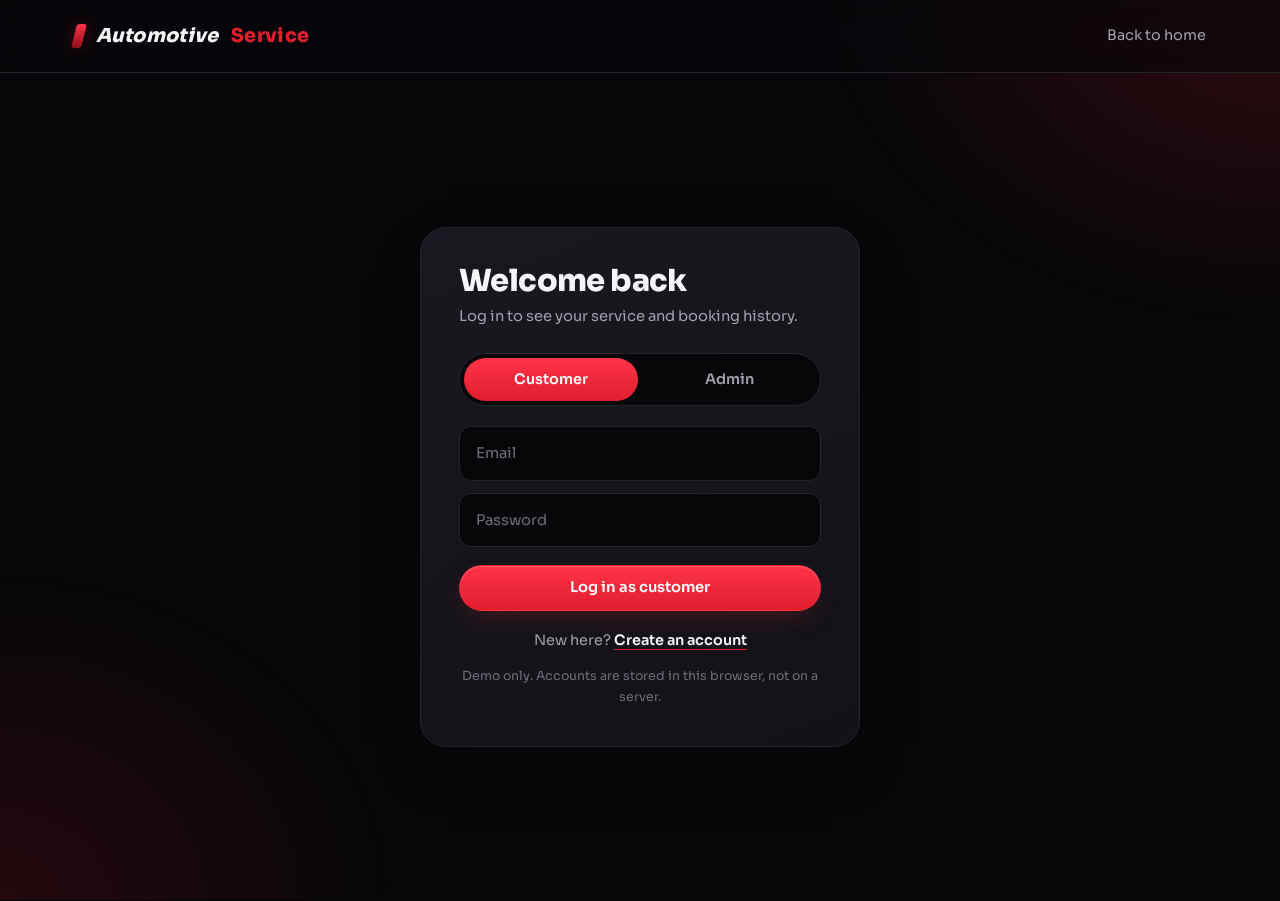
<file: history.html>
<!DOCTYPE html>
<html lang="en">
<head>
<meta charset="utf-8">
<meta name="viewport" content="width=device-width, initial-scale=1, viewport-fit=cover">
<meta name="theme-color" content="#07070a"><link rel="icon" href="data:image/svg+xml,%3Csvg xmlns='http://www.w3.org/2000/svg' viewBox='0 0 32 32'%3E%3Crect width='32' height='32' rx='8' fill='%23e11d2e'/%3E%3Cpath d='M9 22l5-12h4l5 12h-4l-1-3h-4l-1 3z' fill='white'/%3E%3C/svg%3E">
<title>History – Automotive Service</title>
<link rel="preconnect" href="https://fonts.googleapis.com">
<link rel="preconnect" href="https://fonts.gstatic.com" crossorigin>
<link href="https://fonts.googleapis.com/css2?family=Sora:wght@400;500;600;700;800&display=swap" rel="stylesheet">
<link rel="stylesheet" href="style.css">
</head>
<body class="authpage light">
<nav>
<div class="wrap">
<a class="logo" href="index.html">Automotive <i>Service</i></a>
<div class="dnav"><a class="textlink" href="dashboard.html">Dashboard</a><a class="textlink" data-cust href="book.html">Book a service</a><a class="textlink" data-cust href="history.html">History</a><a class="textlink" data-admin href="bookings.html">Bookings</a><a class="textlink" data-admin href="customers.html">Customers</a><a class="textlink" href="#" id="logoutLink">Log out</a></div><span class="dnav-sp" aria-hidden="true"></span>
</div>
</nav>

<main class="wrap dash" id="dash"></main>

<dialog id="dlg" class="dlg" aria-labelledby="dlgTitle"><div class="dlg-in"><p class="dlg-brand">Automotive Service</p><h2 id="dlgTitle"></h2><p class="sub" id="dlgNote"></p><div id="dlgBody"></div><div class="dlg-acts" id="dlgActs"></div></div></dialog>

<script src="auth.js"></script>
<script src="app.js"></script>
<script>
(function(){
if(!guard('customer'))return;
wireNav();
var root=document.getElementById('dash');
var list=mine(me.email),statusF='All';
var top=h('div','dash-top');
var t=h('div');t.appendChild(h('h1','','Service and booking history'));t.appendChild(h('p','sub','Every service you have booked with us.'));top.appendChild(t);
var l=h('a','btn','Book a service');l.href='book.html';top.appendChild(l);root.appendChild(top);
var s=h('div','stats-row');
var hw=h('div');hw.style.marginTop='24px';
function draw(){
 list=mine(me.email);
 s.textContent='';
 s.appendChild(stat('Total bookings',list.length));
 s.appendChild(stat('Upcoming',list.filter(function(b){return b.status==='Pending'||b.status==='Confirmed'}).length));
 s.appendChild(stat('Completed services',list.filter(function(b){return b.status==='Completed'}).length));
 hw.textContent='';
 if(!list.length){hw.appendChild(empty('No bookings yet. Book your first service and it will show up here.'));return}
 var bar=h('div','toolbar');var sel=h('select');['All'].concat(STATUS).forEach(function(x){var o=h('option','',x);o.value=x;sel.appendChild(o)});sel.value=statusF;sel.setAttribute('aria-label','Filter by status');
 sel.addEventListener('change',function(){statusF=sel.value;draw();});bar.appendChild(sel);hw.appendChild(bar);
 var rows=list.filter(function(b){return statusF==='All'||b.status===statusF});
 if(!rows.length){hw.appendChild(empty('No '+statusF.toLowerCase()+' bookings.'));return}
 hw.appendChild(table(['Reference','Service','Date','Time','Vehicle','Total','Status',''],rows.map(function(b){
  var acts=h('div','row-acts');acts.appendChild(viewBtn(b));
  if(canCancel(b))acts.appendChild(btn('Cancel','danger',function(){cancelBooking(b.ref,draw)}));
  return [b.ref,b.service,fmtDate(b.date),b.time,b.vehicle||'-',b.total?money(b.total):'-',badge(b.status),acts]})));
}
root.appendChild(s);root.appendChild(hw);draw();
})();
</script>
</body>
</html>
</file>
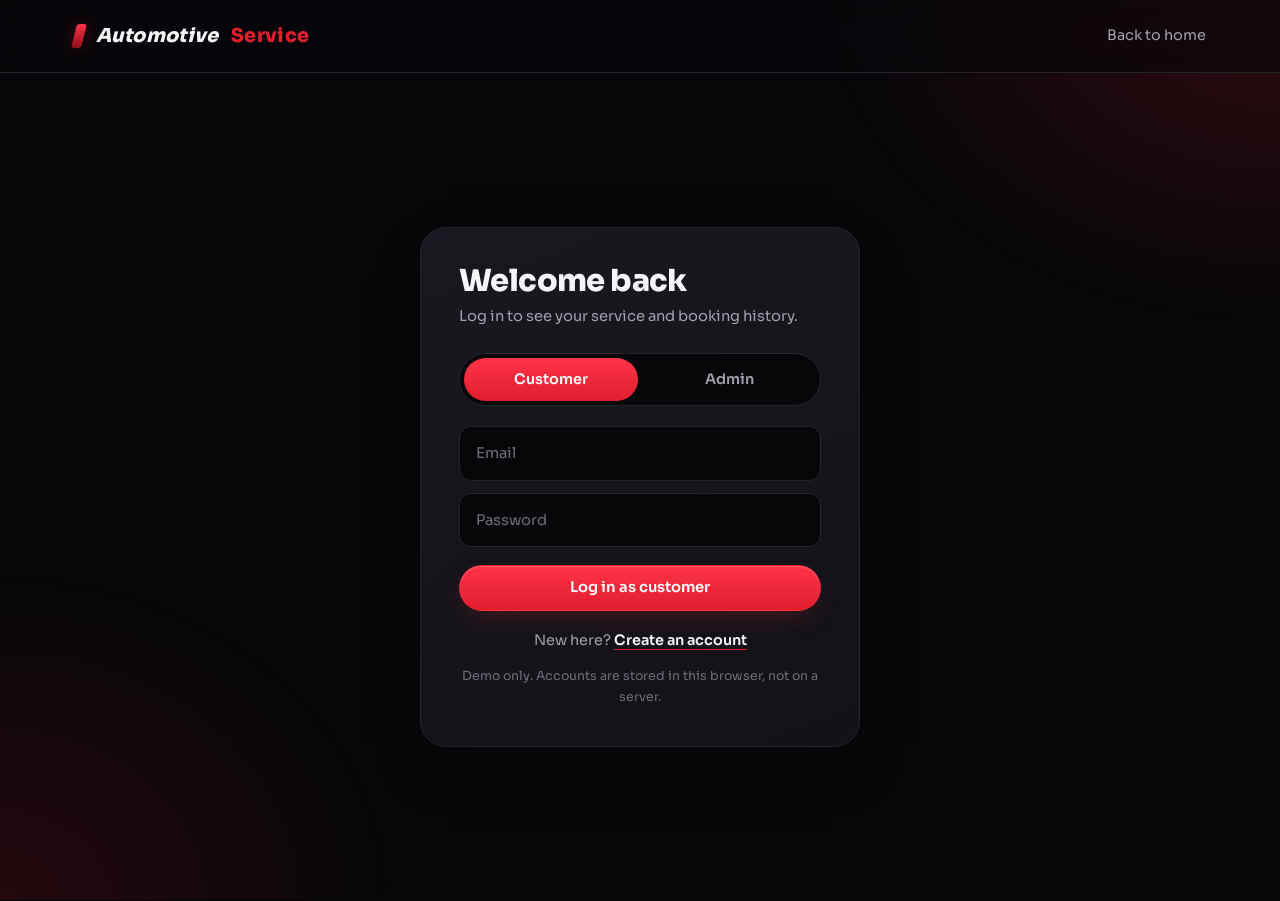
<file: login.html>
<!DOCTYPE html>
<html lang="en">
<head>
<meta charset="utf-8">
<meta name="viewport" content="width=device-width, initial-scale=1, viewport-fit=cover">
<meta name="theme-color" content="#07070a"><link rel="icon" href="data:image/svg+xml,%3Csvg xmlns='http://www.w3.org/2000/svg' viewBox='0 0 32 32'%3E%3Crect width='32' height='32' rx='8' fill='%23e11d2e'/%3E%3Cpath d='M9 22l5-12h4l5 12h-4l-1-3h-4l-1 3z' fill='white'/%3E%3C/svg%3E">
<title>Log in – Automotive Service</title>
<link rel="preconnect" href="https://fonts.googleapis.com">
<link rel="preconnect" href="https://fonts.gstatic.com" crossorigin>
<link href="https://fonts.googleapis.com/css2?family=Sora:wght@400;500;600;700;800&display=swap" rel="stylesheet">
<link rel="stylesheet" href="style.css">
</head>
<body class="authpage">
<nav>
<div class="wrap">
<a class="logo" href="index.html">Automotive <i>Service</i></a>
<div class="nav-right"><a class="textlink" href="index.html">Back to home</a></div>
</div>
</nav>

<main class="authwrap">
<div class="authcard">
<h1 id="aTitle">Welcome back</h1>
<p class="sub" id="aSub">Log in to manage your bookings.</p>

<div class="tabs" role="tablist" aria-label="Account type">
<button type="button" role="tab" data-role="customer" class="on">Customer</button>
<button type="button" role="tab" data-role="admin">Admin</button>
</div>

<form id="authForm" class="form" novalidate>
<input id="fName" placeholder="Full name" aria-label="Full name" autocomplete="name" hidden>
<input id="fPhone" type="tel" placeholder="Mobile number" aria-label="Mobile number" autocomplete="tel" hidden>
<input id="fEmail" type="email" placeholder="Email" aria-label="Email" autocomplete="email">
<input id="fPass" type="password" placeholder="Password" aria-label="Password" autocomplete="current-password">
<p class="err" id="err" role="alert" hidden></p>
<button class="btn submit" type="submit" id="go">Log in</button>
</form>
<p class="switch" id="switchRow">New here? <a href="#" id="switchLink">Create an account</a></p>
<p class="demo">Demo only. Accounts are stored in this browser, not on a server.</p>
</div>
</main>

<script src="auth.js"></script>
<script>
(function(){
var q=new URLSearchParams(location.search),next=q.get('next');
if(!/^[a-z]+\.html(#[a-z]+)?$/i.test(next||''))next='dashboard.html';
var role='customer',mode=q.get('mode')==='register'?'register':'login';
var tabs=document.querySelectorAll('.tabs button'),f=document.getElementById('authForm');
var name=document.getElementById('fName'),phone=document.getElementById('fPhone'),email=document.getElementById('fEmail'),pass=document.getElementById('fPass');
var err=document.getElementById('err'),go=document.getElementById('go'),title=document.getElementById('aTitle'),sub=document.getElementById('aSub'),sw=document.getElementById('switchRow');
var subs={customer:'Log in to see your service and booking history.',admin:'Staff only. Log in to manage the platform.'};
function paint(){
 var reg=mode==='register';
 title.textContent=reg?'Create your account':'Welcome back';
 sub.textContent=reg?'Create a customer account to book services and keep your history.':subs[role];
 name.hidden=phone.hidden=!reg;
 pass.autocomplete=reg?'new-password':'current-password';
 go.textContent=reg?'Create account':'Log in as '+role;
 sw.hidden=role==='admin';
 sw.firstChild.textContent=reg?'Already have an account? ':'New here? ';
 document.getElementById('switchLink').textContent=reg?'Log in':'Create an account';
 err.hidden=true;
 tabs.forEach(function(t){var on=t.dataset.role===role;t.classList.toggle('on',on);t.setAttribute('aria-selected',on)});
}
tabs.forEach(function(t){t.addEventListener('click',function(){role=t.dataset.role;if(role==='admin')mode='login';paint()})});
document.getElementById('switchLink').addEventListener('click',function(e){e.preventDefault();mode=mode==='login'?'register':'login';paint()});
function fail(m){err.textContent=m;err.hidden=false}
f.addEventListener('submit',function(e){
 e.preventDefault();
 var em=email.value.trim(),pw=pass.value;
 if(!em||!pw)return fail('Enter your email and password.');
 if(mode==='register'){
  if(!name.value.trim())return fail('Enter your full name.');
  if(!phone.value.trim())return fail('Enter your mobile number.');
  if(pw.length<6)return fail('Use a password with at least 6 characters.');
  var r=AS.register(role,name.value,em,pw,phone.value.trim());
  if(r)return fail(r);
 }
 if(!AS.login(em,pw,role))return fail('Wrong email or password for a '+role+' account.');
 location.href=next;
});
if(AS.session())location.replace(next);
paint();
})();
</script>
</body>
</html>
</file>
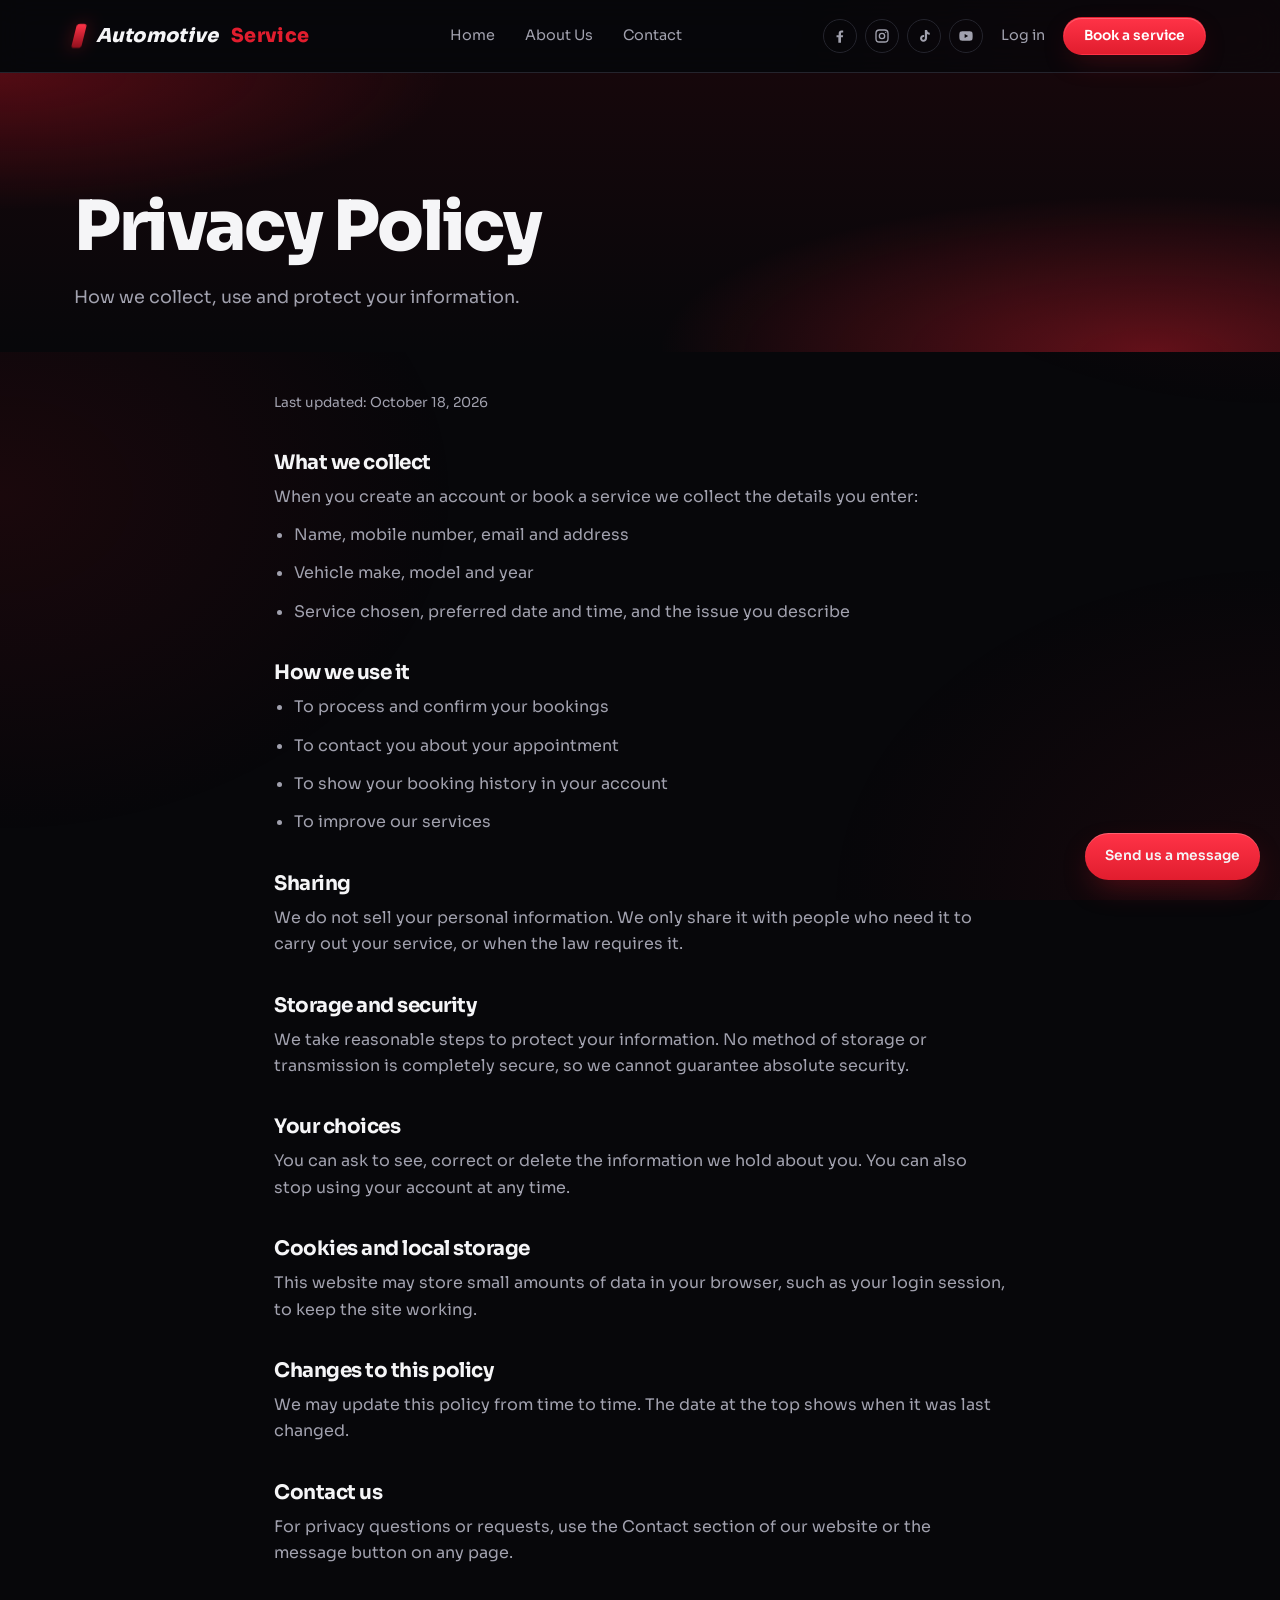
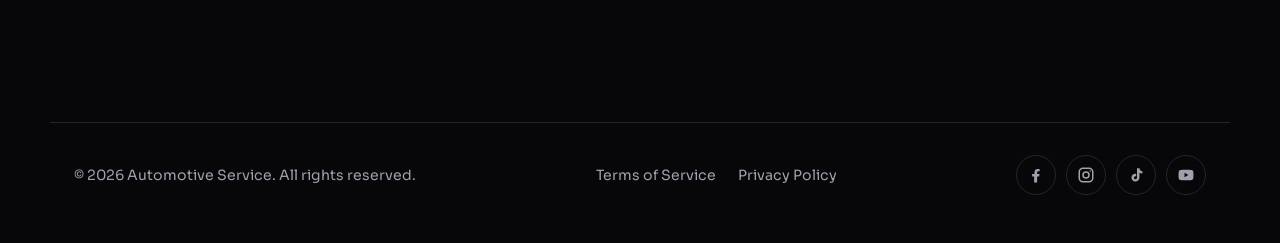
<file: privacy.html>
<!DOCTYPE html>
<html lang="en">
<head>
<meta charset="utf-8">
<meta name="viewport" content="width=device-width, initial-scale=1, viewport-fit=cover">
<meta name="theme-color" content="#07070a"><link rel="icon" href="data:image/svg+xml,%3Csvg xmlns='http://www.w3.org/2000/svg' viewBox='0 0 32 32'%3E%3Crect width='32' height='32' rx='8' fill='%23e11d2e'/%3E%3Cpath d='M9 22l5-12h4l5 12h-4l-1-3h-4l-1 3z' fill='white'/%3E%3C/svg%3E">
<title>Privacy Policy – Automotive Service</title>
<link rel="preconnect" href="https://fonts.googleapis.com">
<link rel="preconnect" href="https://fonts.gstatic.com" crossorigin>
<link href="https://fonts.googleapis.com/css2?family=Sora:wght@400;500;600;700;800&display=swap" rel="stylesheet">
<link rel="stylesheet" href="style.css">
</head>
<body>
<nav>
<div class="wrap">
<a class="logo" href="index.html">Automotive <i>Service</i></a>
<div class="links" id="mainlinks">
<a href="index.html">Home</a><a href="about.html">About Us</a><a href="contact.html">Contact</a><a class="mob-only" href="index.html#booking">Book a service</a><div class="socials links-socials"><a href="#" target="_blank" rel="noopener noreferrer" aria-label="Facebook"><svg viewBox="0 0 24 24" fill="currentColor" aria-hidden="true"><path d="M13.5 22v-8h2.7l.5-3.3h-3.2V8.6c0-.9.4-1.7 1.8-1.7h1.5V4.1s-1.3-.2-2.5-.2c-2.6 0-4.3 1.6-4.3 4.4v2.4H6.8V14h2.7v8h4z"/></svg></a><a href="#" target="_blank" rel="noopener noreferrer" aria-label="Instagram"><svg viewBox="0 0 24 24" fill="none" stroke="currentColor" stroke-width="2" aria-hidden="true"><rect x="3" y="3" width="18" height="18" rx="5"/><circle cx="12" cy="12" r="4"/><circle cx="17.5" cy="6.5" r="1" fill="currentColor" stroke="none"/></svg></a><a href="#" target="_blank" rel="noopener noreferrer" aria-label="TikTok"><svg viewBox="0 0 24 24" fill="currentColor" aria-hidden="true"><path d="M16.6 3c.3 2.4 1.7 3.9 4 4v3.1c-1.4.1-2.7-.3-4-1.1v6.1c0 3.9-3.2 6.1-6.3 5.5-2.7-.5-4.7-3-4.2-5.9.5-3 3.3-4.7 6.1-4.2v3.2c-1.4-.5-3 .4-3 2 0 1.3 1.1 2.2 2.3 2 1.1-.2 1.8-1.1 1.8-2.3V3h3.3z"/></svg></a><a href="#" target="_blank" rel="noopener noreferrer" aria-label="YouTube"><svg viewBox="0 0 24 24" fill="currentColor" aria-hidden="true"><path d="M21.6 7.2a2.5 2.5 0 0 0-1.8-1.8C18.2 5 12 5 12 5s-6.2 0-7.8.4A2.5 2.5 0 0 0 2.4 7.2C2 8.8 2 12 2 12s0 3.2.4 4.8a2.5 2.5 0 0 0 1.8 1.8C5.8 19 12 19 12 19s6.2 0 7.8-.4a2.5 2.5 0 0 0 1.8-1.8c.4-1.6.4-4.8.4-4.8s0-3.2-.4-4.8zM10 15V9l5.2 3z"/></svg></a></div>
</div>
<div class="nav-right"><div class="socials"><a href="#" target="_blank" rel="noopener noreferrer" aria-label="Facebook"><svg viewBox="0 0 24 24" fill="currentColor" aria-hidden="true"><path d="M13.5 22v-8h2.7l.5-3.3h-3.2V8.6c0-.9.4-1.7 1.8-1.7h1.5V4.1s-1.3-.2-2.5-.2c-2.6 0-4.3 1.6-4.3 4.4v2.4H6.8V14h2.7v8h4z"/></svg></a><a href="#" target="_blank" rel="noopener noreferrer" aria-label="Instagram"><svg viewBox="0 0 24 24" fill="none" stroke="currentColor" stroke-width="2" aria-hidden="true"><rect x="3" y="3" width="18" height="18" rx="5"/><circle cx="12" cy="12" r="4"/><circle cx="17.5" cy="6.5" r="1" fill="currentColor" stroke="none"/></svg></a><a href="#" target="_blank" rel="noopener noreferrer" aria-label="TikTok"><svg viewBox="0 0 24 24" fill="currentColor" aria-hidden="true"><path d="M16.6 3c.3 2.4 1.7 3.9 4 4v3.1c-1.4.1-2.7-.3-4-1.1v6.1c0 3.9-3.2 6.1-6.3 5.5-2.7-.5-4.7-3-4.2-5.9.5-3 3.3-4.7 6.1-4.2v3.2c-1.4-.5-3 .4-3 2 0 1.3 1.1 2.2 2.3 2 1.1-.2 1.8-1.1 1.8-2.3V3h3.3z"/></svg></a><a href="#" target="_blank" rel="noopener noreferrer" aria-label="YouTube"><svg viewBox="0 0 24 24" fill="currentColor" aria-hidden="true"><path d="M21.6 7.2a2.5 2.5 0 0 0-1.8-1.8C18.2 5 12 5 12 5s-6.2 0-7.8.4A2.5 2.5 0 0 0 2.4 7.2C2 8.8 2 12 2 12s0 3.2.4 4.8a2.5 2.5 0 0 0 1.8 1.8C5.8 19 12 19 12 19s6.2 0 7.8-.4a2.5 2.5 0 0 0 1.8-1.8c.4-1.6.4-4.8.4-4.8s0-3.2-.4-4.8zM10 15V9l5.2 3z"/></svg></a></div><span class="nav-auth"></span><a class="btn sm" href="index.html#booking">Book a service</a><button class="menu-btn" type="button" aria-label="Open menu" aria-expanded="false" aria-controls="mainlinks"><span></span></button></div>
</div>
</nav>

<header class="page-hero">
<div class="wrap">
<h1>Privacy Policy</h1>
<p class="lead">How we collect, use and protect your information.</p>
</div>
</header>

<section style="padding-top:40px">
<div class="wrap legal">
<p class="meta">Last updated: October 18, 2026</p>
<h2>What we collect</h2><p>When you create an account or book a service we collect the details you enter:</p><ul><li>Name, mobile number, email and address</li><li>Vehicle make, model and year</li><li>Service chosen, preferred date and time, and the issue you describe</li></ul><h2>How we use it</h2><ul><li>To process and confirm your bookings</li><li>To contact you about your appointment</li><li>To show your booking history in your account</li><li>To improve our services</li></ul><h2>Sharing</h2><p>We do not sell your personal information. We only share it with people who need it to carry out your service, or when the law requires it.</p><h2>Storage and security</h2><p>We take reasonable steps to protect your information. No method of storage or transmission is completely secure, so we cannot guarantee absolute security.</p><h2>Your choices</h2><p>You can ask to see, correct or delete the information we hold about you. You can also stop using your account at any time.</p><h2>Cookies and local storage</h2><p>This website may store small amounts of data in your browser, such as your login session, to keep the site working.</p><h2>Changes to this policy</h2><p>We may update this policy from time to time. The date at the top shows when it was last changed.</p><h2>Contact us</h2><p>For privacy questions or requests, use the Contact section of our website or the message button on any page.</p>
</div>
</section>

<footer>
<div class="wrap foot"><span>© 2026 Automotive Service. All rights reserved.</span><div class="foot-links"><a href="terms.html">Terms of Service</a><a href="privacy.html">Privacy Policy</a></div><div class="socials"><a href="#" target="_blank" rel="noopener noreferrer" aria-label="Facebook"><svg viewBox="0 0 24 24" fill="currentColor" aria-hidden="true"><path d="M13.5 22v-8h2.7l.5-3.3h-3.2V8.6c0-.9.4-1.7 1.8-1.7h1.5V4.1s-1.3-.2-2.5-.2c-2.6 0-4.3 1.6-4.3 4.4v2.4H6.8V14h2.7v8h4z"/></svg></a><a href="#" target="_blank" rel="noopener noreferrer" aria-label="Instagram"><svg viewBox="0 0 24 24" fill="none" stroke="currentColor" stroke-width="2" aria-hidden="true"><rect x="3" y="3" width="18" height="18" rx="5"/><circle cx="12" cy="12" r="4"/><circle cx="17.5" cy="6.5" r="1" fill="currentColor" stroke="none"/></svg></a><a href="#" target="_blank" rel="noopener noreferrer" aria-label="TikTok"><svg viewBox="0 0 24 24" fill="currentColor" aria-hidden="true"><path d="M16.6 3c.3 2.4 1.7 3.9 4 4v3.1c-1.4.1-2.7-.3-4-1.1v6.1c0 3.9-3.2 6.1-6.3 5.5-2.7-.5-4.7-3-4.2-5.9.5-3 3.3-4.7 6.1-4.2v3.2c-1.4-.5-3 .4-3 2 0 1.3 1.1 2.2 2.3 2 1.1-.2 1.8-1.1 1.8-2.3V3h3.3z"/></svg></a><a href="#" target="_blank" rel="noopener noreferrer" aria-label="YouTube"><svg viewBox="0 0 24 24" fill="currentColor" aria-hidden="true"><path d="M21.6 7.2a2.5 2.5 0 0 0-1.8-1.8C18.2 5 12 5 12 5s-6.2 0-7.8.4A2.5 2.5 0 0 0 2.4 7.2C2 8.8 2 12 2 12s0 3.2.4 4.8a2.5 2.5 0 0 0 1.8 1.8C5.8 19 12 19 12 19s6.2 0 7.8-.4a2.5 2.5 0 0 0 1.8-1.8c.4-1.6.4-4.8.4-4.8s0-3.2-.4-4.8zM10 15V9l5.2 3z"/></svg></a></div></div>
</footer>
<a class="chat" href="contact.html">Send us a message</a>
<script src="auth.js"></script>
</body>
</html>
</file>
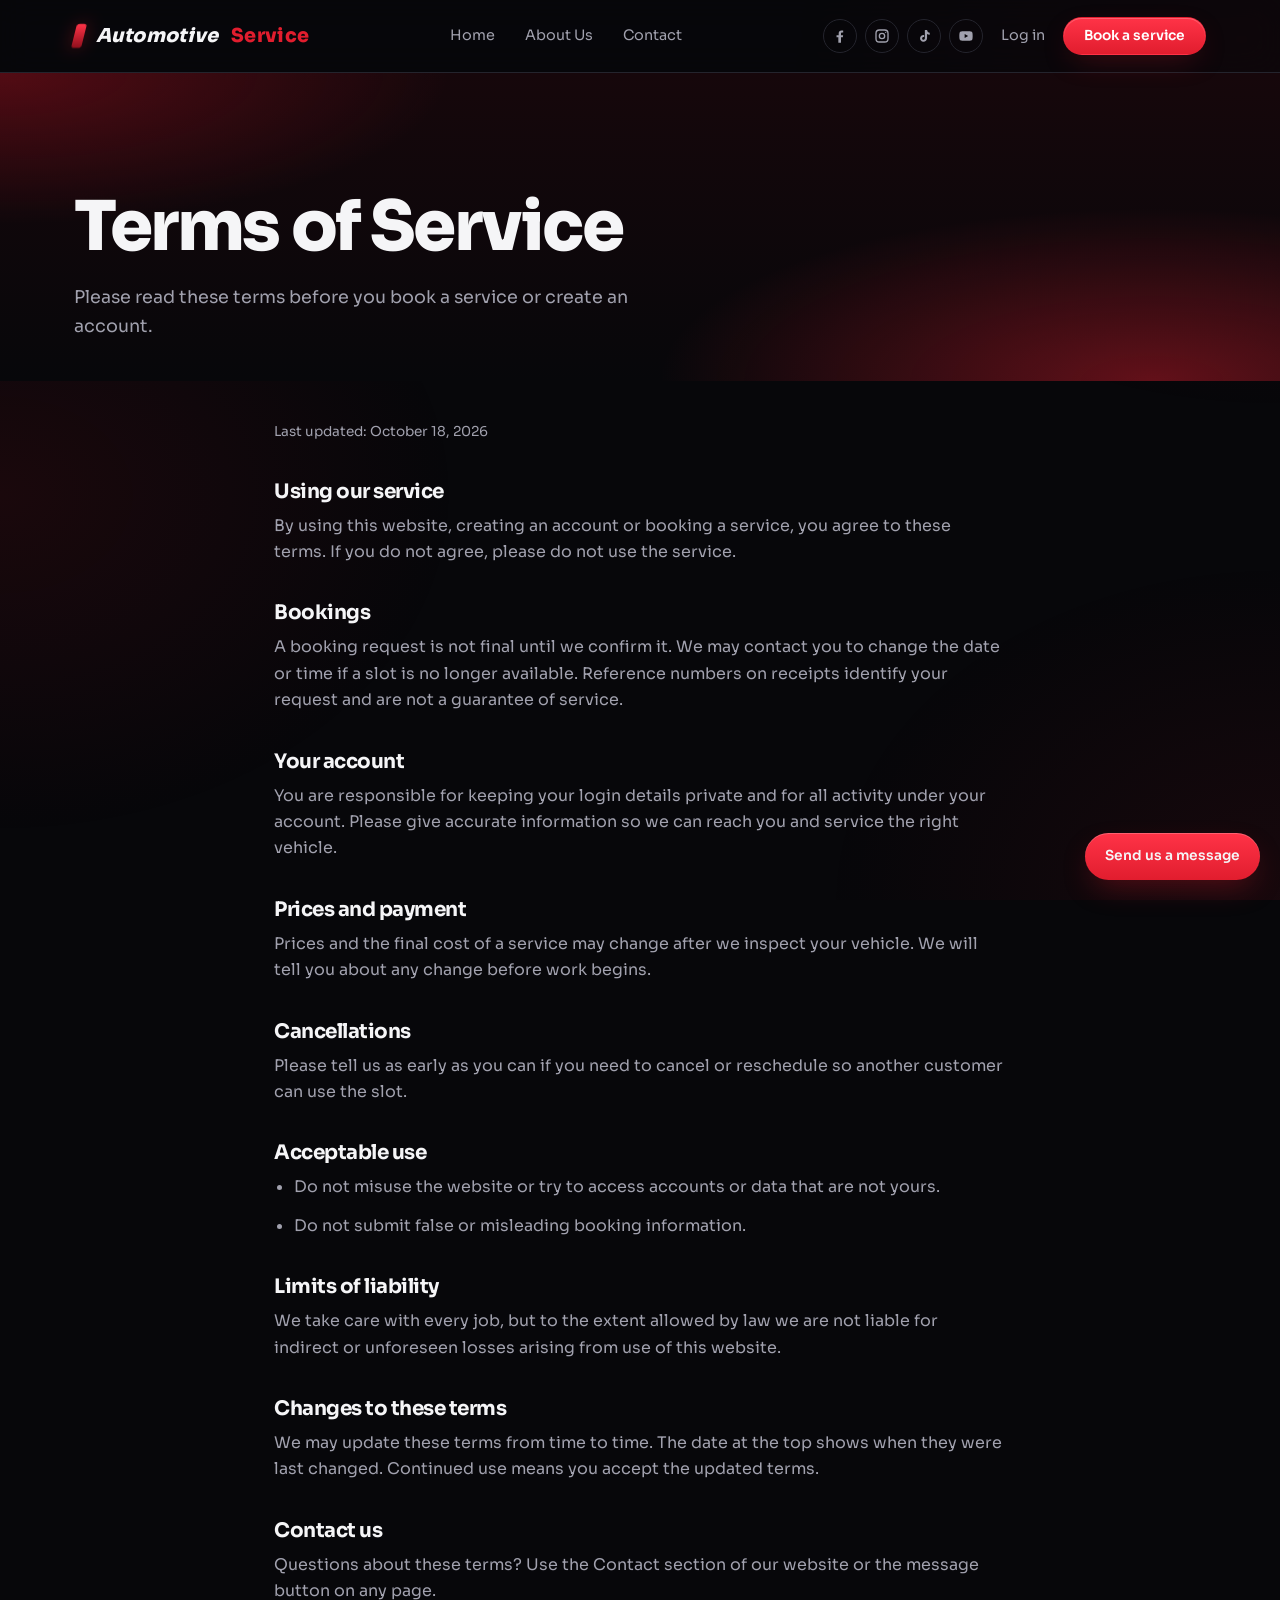
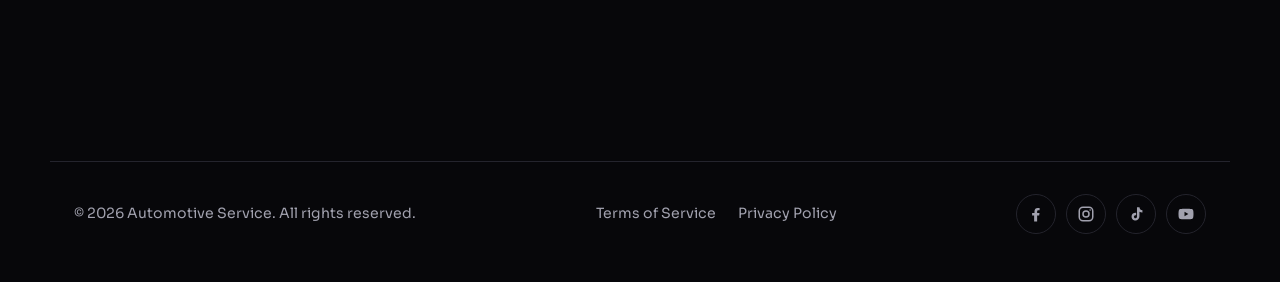
<file: terms.html>
<!DOCTYPE html>
<html lang="en">
<head>
<meta charset="utf-8">
<meta name="viewport" content="width=device-width, initial-scale=1, viewport-fit=cover">
<meta name="theme-color" content="#07070a"><link rel="icon" href="data:image/svg+xml,%3Csvg xmlns='http://www.w3.org/2000/svg' viewBox='0 0 32 32'%3E%3Crect width='32' height='32' rx='8' fill='%23e11d2e'/%3E%3Cpath d='M9 22l5-12h4l5 12h-4l-1-3h-4l-1 3z' fill='white'/%3E%3C/svg%3E">
<title>Terms of Service – Automotive Service</title>
<link rel="preconnect" href="https://fonts.googleapis.com">
<link rel="preconnect" href="https://fonts.gstatic.com" crossorigin>
<link href="https://fonts.googleapis.com/css2?family=Sora:wght@400;500;600;700;800&display=swap" rel="stylesheet">
<link rel="stylesheet" href="style.css">
</head>
<body>
<nav>
<div class="wrap">
<a class="logo" href="index.html">Automotive <i>Service</i></a>
<div class="links" id="mainlinks">
<a href="index.html">Home</a><a href="about.html">About Us</a><a href="contact.html">Contact</a><a class="mob-only" href="index.html#booking">Book a service</a><div class="socials links-socials"><a href="#" target="_blank" rel="noopener noreferrer" aria-label="Facebook"><svg viewBox="0 0 24 24" fill="currentColor" aria-hidden="true"><path d="M13.5 22v-8h2.7l.5-3.3h-3.2V8.6c0-.9.4-1.7 1.8-1.7h1.5V4.1s-1.3-.2-2.5-.2c-2.6 0-4.3 1.6-4.3 4.4v2.4H6.8V14h2.7v8h4z"/></svg></a><a href="#" target="_blank" rel="noopener noreferrer" aria-label="Instagram"><svg viewBox="0 0 24 24" fill="none" stroke="currentColor" stroke-width="2" aria-hidden="true"><rect x="3" y="3" width="18" height="18" rx="5"/><circle cx="12" cy="12" r="4"/><circle cx="17.5" cy="6.5" r="1" fill="currentColor" stroke="none"/></svg></a><a href="#" target="_blank" rel="noopener noreferrer" aria-label="TikTok"><svg viewBox="0 0 24 24" fill="currentColor" aria-hidden="true"><path d="M16.6 3c.3 2.4 1.7 3.9 4 4v3.1c-1.4.1-2.7-.3-4-1.1v6.1c0 3.9-3.2 6.1-6.3 5.5-2.7-.5-4.7-3-4.2-5.9.5-3 3.3-4.7 6.1-4.2v3.2c-1.4-.5-3 .4-3 2 0 1.3 1.1 2.2 2.3 2 1.1-.2 1.8-1.1 1.8-2.3V3h3.3z"/></svg></a><a href="#" target="_blank" rel="noopener noreferrer" aria-label="YouTube"><svg viewBox="0 0 24 24" fill="currentColor" aria-hidden="true"><path d="M21.6 7.2a2.5 2.5 0 0 0-1.8-1.8C18.2 5 12 5 12 5s-6.2 0-7.8.4A2.5 2.5 0 0 0 2.4 7.2C2 8.8 2 12 2 12s0 3.2.4 4.8a2.5 2.5 0 0 0 1.8 1.8C5.8 19 12 19 12 19s6.2 0 7.8-.4a2.5 2.5 0 0 0 1.8-1.8c.4-1.6.4-4.8.4-4.8s0-3.2-.4-4.8zM10 15V9l5.2 3z"/></svg></a></div>
</div>
<div class="nav-right"><div class="socials"><a href="#" target="_blank" rel="noopener noreferrer" aria-label="Facebook"><svg viewBox="0 0 24 24" fill="currentColor" aria-hidden="true"><path d="M13.5 22v-8h2.7l.5-3.3h-3.2V8.6c0-.9.4-1.7 1.8-1.7h1.5V4.1s-1.3-.2-2.5-.2c-2.6 0-4.3 1.6-4.3 4.4v2.4H6.8V14h2.7v8h4z"/></svg></a><a href="#" target="_blank" rel="noopener noreferrer" aria-label="Instagram"><svg viewBox="0 0 24 24" fill="none" stroke="currentColor" stroke-width="2" aria-hidden="true"><rect x="3" y="3" width="18" height="18" rx="5"/><circle cx="12" cy="12" r="4"/><circle cx="17.5" cy="6.5" r="1" fill="currentColor" stroke="none"/></svg></a><a href="#" target="_blank" rel="noopener noreferrer" aria-label="TikTok"><svg viewBox="0 0 24 24" fill="currentColor" aria-hidden="true"><path d="M16.6 3c.3 2.4 1.7 3.9 4 4v3.1c-1.4.1-2.7-.3-4-1.1v6.1c0 3.9-3.2 6.1-6.3 5.5-2.7-.5-4.7-3-4.2-5.9.5-3 3.3-4.7 6.1-4.2v3.2c-1.4-.5-3 .4-3 2 0 1.3 1.1 2.2 2.3 2 1.1-.2 1.8-1.1 1.8-2.3V3h3.3z"/></svg></a><a href="#" target="_blank" rel="noopener noreferrer" aria-label="YouTube"><svg viewBox="0 0 24 24" fill="currentColor" aria-hidden="true"><path d="M21.6 7.2a2.5 2.5 0 0 0-1.8-1.8C18.2 5 12 5 12 5s-6.2 0-7.8.4A2.5 2.5 0 0 0 2.4 7.2C2 8.8 2 12 2 12s0 3.2.4 4.8a2.5 2.5 0 0 0 1.8 1.8C5.8 19 12 19 12 19s6.2 0 7.8-.4a2.5 2.5 0 0 0 1.8-1.8c.4-1.6.4-4.8.4-4.8s0-3.2-.4-4.8zM10 15V9l5.2 3z"/></svg></a></div><span class="nav-auth"></span><a class="btn sm" href="index.html#booking">Book a service</a><button class="menu-btn" type="button" aria-label="Open menu" aria-expanded="false" aria-controls="mainlinks"><span></span></button></div>
</div>
</nav>

<header class="page-hero">
<div class="wrap">
<h1>Terms of Service</h1>
<p class="lead">Please read these terms before you book a service or create an account.</p>
</div>
</header>

<section style="padding-top:40px">
<div class="wrap legal">
<p class="meta">Last updated: October 18, 2026</p>
<h2>Using our service</h2><p>By using this website, creating an account or booking a service, you agree to these terms. If you do not agree, please do not use the service.</p><h2>Bookings</h2><p>A booking request is not final until we confirm it. We may contact you to change the date or time if a slot is no longer available. Reference numbers on receipts identify your request and are not a guarantee of service.</p><h2>Your account</h2><p>You are responsible for keeping your login details private and for all activity under your account. Please give accurate information so we can reach you and service the right vehicle.</p><h2>Prices and payment</h2><p>Prices and the final cost of a service may change after we inspect your vehicle. We will tell you about any change before work begins.</p><h2>Cancellations</h2><p>Please tell us as early as you can if you need to cancel or reschedule so another customer can use the slot.</p><h2>Acceptable use</h2><ul><li>Do not misuse the website or try to access accounts or data that are not yours.</li><li>Do not submit false or misleading booking information.</li></ul><h2>Limits of liability</h2><p>We take care with every job, but to the extent allowed by law we are not liable for indirect or unforeseen losses arising from use of this website.</p><h2>Changes to these terms</h2><p>We may update these terms from time to time. The date at the top shows when they were last changed. Continued use means you accept the updated terms.</p><h2>Contact us</h2><p>Questions about these terms? Use the Contact section of our website or the message button on any page.</p>
</div>
</section>

<footer>
<div class="wrap foot"><span>© 2026 Automotive Service. All rights reserved.</span><div class="foot-links"><a href="terms.html">Terms of Service</a><a href="privacy.html">Privacy Policy</a></div><div class="socials"><a href="#" target="_blank" rel="noopener noreferrer" aria-label="Facebook"><svg viewBox="0 0 24 24" fill="currentColor" aria-hidden="true"><path d="M13.5 22v-8h2.7l.5-3.3h-3.2V8.6c0-.9.4-1.7 1.8-1.7h1.5V4.1s-1.3-.2-2.5-.2c-2.6 0-4.3 1.6-4.3 4.4v2.4H6.8V14h2.7v8h4z"/></svg></a><a href="#" target="_blank" rel="noopener noreferrer" aria-label="Instagram"><svg viewBox="0 0 24 24" fill="none" stroke="currentColor" stroke-width="2" aria-hidden="true"><rect x="3" y="3" width="18" height="18" rx="5"/><circle cx="12" cy="12" r="4"/><circle cx="17.5" cy="6.5" r="1" fill="currentColor" stroke="none"/></svg></a><a href="#" target="_blank" rel="noopener noreferrer" aria-label="TikTok"><svg viewBox="0 0 24 24" fill="currentColor" aria-hidden="true"><path d="M16.6 3c.3 2.4 1.7 3.9 4 4v3.1c-1.4.1-2.7-.3-4-1.1v6.1c0 3.9-3.2 6.1-6.3 5.5-2.7-.5-4.7-3-4.2-5.9.5-3 3.3-4.7 6.1-4.2v3.2c-1.4-.5-3 .4-3 2 0 1.3 1.1 2.2 2.3 2 1.1-.2 1.8-1.1 1.8-2.3V3h3.3z"/></svg></a><a href="#" target="_blank" rel="noopener noreferrer" aria-label="YouTube"><svg viewBox="0 0 24 24" fill="currentColor" aria-hidden="true"><path d="M21.6 7.2a2.5 2.5 0 0 0-1.8-1.8C18.2 5 12 5 12 5s-6.2 0-7.8.4A2.5 2.5 0 0 0 2.4 7.2C2 8.8 2 12 2 12s0 3.2.4 4.8a2.5 2.5 0 0 0 1.8 1.8C5.8 19 12 19 12 19s6.2 0 7.8-.4a2.5 2.5 0 0 0 1.8-1.8c.4-1.6.4-4.8.4-4.8s0-3.2-.4-4.8zM10 15V9l5.2 3z"/></svg></a></div></div>
</footer>
<a class="chat" href="contact.html">Send us a message</a>
<script src="auth.js"></script>
</body>
</html>
</file>
<file: style.css>
/* Automotive Service: design system
   Dark, red-accent automotive theme. Tokens first, then base, layout, components, pages, responsive. */

:root{
  color-scheme:dark;
  --bg:#07070a;--bg-2:#0d0d12;--surface:#121217;--surface-2:#181820;
  --line:#24242d;--line-2:#34343f;
  --text:#f5f5f7;--muted:#a1a1ae;--faint:#6f6f7c;
  --red:#e11d2e;--red-hi:#ff3347;--red-deep:#8f0f1c;--glow:rgba(225,29,46,.35);
  --r-sm:12px;--r-md:18px;--r-lg:26px;
  --shadow:0 24px 60px -28px rgba(0,0,0,.8);
  --ease:cubic-bezier(.2,.8,.2,1);
}
*,*::before,*::after{box-sizing:border-box}
html{scroll-behavior:smooth;scroll-padding-top:92px;-webkit-text-size-adjust:100%;text-size-adjust:100%}
body{margin:0;background:var(--bg);color:var(--text);font-family:'Sora',system-ui,-apple-system,'Segoe UI',sans-serif;line-height:1.65;-webkit-font-smoothing:antialiased;text-rendering:optimizeLegibility;overflow-x:clip;padding-top:env(safe-area-inset-top,0px);padding-bottom:env(safe-area-inset-bottom,0px)}
body::before{content:"";position:fixed;inset:0;z-index:-1;pointer-events:none;background:radial-gradient(760px 520px at 100% 8%,rgba(225,29,46,.10),transparent 65%),radial-gradient(700px 520px at 0 55%,rgba(143,15,28,.14),transparent 65%),radial-gradient(700px 520px at 100% 100%,rgba(225,29,46,.08),transparent 65%)}
a{color:inherit;text-decoration:none}
img,svg,video{max-width:100%}
[hidden]{display:none!important}
::selection{background:var(--red);color:#fff}
:focus-visible{outline:2px solid var(--red-hi);outline-offset:3px;border-radius:6px}
option{background:var(--surface);color:var(--text)}

/* Typography */
h1{font-size:clamp(2.4rem,5.4vw,4.3rem);line-height:1.05;letter-spacing:-.035em;font-weight:800;margin:22px 0 20px}
h1 span{color:var(--muted)}
h2{font-size:clamp(1.8rem,3.3vw,2.6rem);letter-spacing:-.025em;line-height:1.15;margin:0 0 14px;font-weight:700}
h3{letter-spacing:-.01em}
.lead{font-size:1.1rem;color:var(--muted);max-width:46ch;margin:0 0 34px}
.sub{color:var(--muted);max-width:56ch;margin:0 0 44px}

/* Layout */
.wrap{max-width:1180px;margin:0 auto;padding:0 24px}
section{padding:96px 0}

/* Navigation */
nav{position:sticky;top:0;z-index:40;backdrop-filter:blur(16px) saturate(140%);-webkit-backdrop-filter:blur(16px) saturate(140%);background:rgba(7,7,10,.72);border-bottom:1px solid var(--line)}
nav .wrap{display:flex;align-items:center;justify-content:space-between;height:72px;gap:24px}
.logo{display:inline-flex;align-items:center;gap:12px;font-weight:800;font-size:1.2rem;letter-spacing:.02em;font-style:italic;white-space:nowrap}
.logo::before{content:"";width:10px;height:24px;border-radius:3px;background:linear-gradient(180deg,var(--red-hi),var(--red-deep));transform:skewX(-14deg);box-shadow:0 0 18px var(--glow)}
.logo i{color:var(--red);font-style:normal}
.links{display:flex;gap:30px;font-size:.9rem;color:var(--muted)}
.links a{position:relative;padding:8px 0;transition:color .2s}
.links a::after{content:"";position:absolute;left:0;right:0;bottom:2px;height:2px;border-radius:2px;background:var(--red);transform:scaleX(0);transform-origin:left;transition:transform .3s var(--ease)}
.links a:hover,.links a.on{color:var(--text)}
.links a:hover::after,.links a.on::after{transform:scaleX(1)}
.nav-right{display:flex;align-items:center;gap:18px}
.nav-auth{display:flex;gap:18px}
.textlink{color:var(--muted);font-size:.9rem;transition:color .2s}
.textlink:hover{color:var(--text)}
.mob-only{display:none}
.menu-btn{display:none;place-items:center;width:44px;height:44px;border:1px solid var(--line);border-radius:12px;background:var(--surface);color:var(--text);cursor:pointer}
.menu-btn span,.menu-btn span::before,.menu-btn span::after{display:block;width:18px;height:2px;border-radius:2px;background:currentColor;transition:transform .2s,opacity .2s,top .2s}
.menu-btn span{position:relative}
.menu-btn span::before,.menu-btn span::after{content:"";position:absolute;left:0}
.menu-btn span::before{top:-6px}
.menu-btn span::after{top:6px}
nav.open .menu-btn span{background:transparent}
nav.open .menu-btn span::before{top:0;transform:rotate(45deg)}
nav.open .menu-btn span::after{top:0;transform:rotate(-45deg)}

/* Socials */
.socials{display:flex;gap:10px;align-items:center}
.socials a{display:grid;place-items:center;width:40px;height:40px;border-radius:50%;border:1px solid var(--line);color:var(--muted);transition:color .2s,border-color .2s,background .2s,transform .2s}
.socials a:hover{color:#fff;border-color:var(--red);background:var(--red);transform:translateY(-2px)}
.socials svg{width:18px;height:18px}
.nav-right .socials{display:none;gap:8px}
.nav-right .socials a{width:34px;height:34px}
.nav-right .socials svg{width:16px;height:16px}
.links-socials{display:none}

/* Buttons */
.btn{display:inline-flex;align-items:center;justify-content:center;gap:8px;padding:13px 26px;border-radius:999px;font:inherit;font-weight:600;font-size:.92rem;line-height:1.2;background:linear-gradient(180deg,var(--red-hi),var(--red));color:#fff;border:1px solid transparent;box-shadow:0 10px 30px -10px var(--glow),inset 0 1px 0 rgba(255,255,255,.22);cursor:pointer;transition:transform .2s var(--ease),box-shadow .2s,background .2s,border-color .2s}
.btn:hover{transform:translateY(-2px);box-shadow:0 16px 36px -10px var(--glow),inset 0 1px 0 rgba(255,255,255,.28)}
.btn:active{transform:translateY(0) scale(.98)}
.btn.ghost{background:transparent;border-color:var(--line-2);box-shadow:none;color:var(--text)}
.btn.ghost:hover{border-color:var(--muted);background:var(--surface-2);box-shadow:none}
.btn.sm{padding:10px 20px;font-size:.86rem}
.submit{width:100%;margin-top:6px}

/* Hero */
.hero{position:relative;overflow:hidden;min-height:700px;display:flex;align-items:center;padding:96px 0 110px;background:radial-gradient(ellipse 55% 55% at 90% 90%,rgba(225,29,46,.5),transparent 70%),radial-gradient(ellipse 50% 70% at 0 0,rgba(143,15,28,.5),transparent 70%),linear-gradient(180deg,#16070b,var(--bg))}
.hero::after{content:"";position:absolute;inset:auto 0 0 0;height:30%;background:linear-gradient(to top,var(--bg) 8%,transparent);z-index:2;pointer-events:none}
.hero .wrap{position:relative;z-index:3;width:100%}
.hero .wrap>div{max-width:580px}
.streaks{position:absolute;inset:auto 0 0 0;height:60%;z-index:0;pointer-events:none;background:linear-gradient(rgba(225,29,46,.4) 1px,transparent 1px) 0 0/100% 46px,linear-gradient(90deg,rgba(225,29,46,.34) 1px,transparent 1px) 0 0/70px 100%;transform:perspective(520px) rotateX(64deg);transform-origin:50% 100%;-webkit-mask-image:linear-gradient(to top,#000 10%,transparent 85%);mask-image:linear-gradient(to top,#000 10%,transparent 85%);opacity:.5;animation:grid 2.4s linear infinite}
@keyframes grid{to{background-position:0 46px,0 0}}
.car{position:absolute;right:-30px;top:50%;width:min(640px,52vw);z-index:0;transform:translateY(-50%);filter:drop-shadow(0 30px 60px rgba(225,29,46,.45));animation:drive 1.6s var(--ease) both}
@keyframes drive{from{transform:translate(160px,-50%);opacity:0}to{transform:translate(0,-50%);opacity:1}}
.car-photo{position:absolute;inset:0;width:100%;height:100%;object-fit:cover;object-position:70% 55%;z-index:0;opacity:0;transition:opacity 1.2s}
.has-photo .car-photo{opacity:1}
.has-photo .car{display:none}
.has-photo .streaks{inset:0;height:auto;transform:none;-webkit-mask-image:none;mask-image:none;opacity:1;animation:none;z-index:1;background:linear-gradient(90deg,var(--bg) 0%,rgba(7,7,10,.88) 32%,rgba(7,7,10,.25) 65%,rgba(7,7,10,.45) 100%),radial-gradient(ellipse at 80% 70%,rgba(225,29,46,.35),transparent 60%)}
.pill{display:inline-flex;align-items:center;gap:10px;padding:7px 16px;border:1px solid var(--line-2);border-radius:999px;background:rgba(18,18,23,.7);backdrop-filter:blur(6px);font-size:.8rem;color:var(--muted)}
.pill b{width:8px;height:8px;border-radius:50%;background:var(--red);box-shadow:0 0 12px var(--red)}
.cta{display:flex;gap:14px;flex-wrap:wrap}
.stats{display:flex;gap:44px;margin-top:52px;padding-top:28px;border-top:1px solid var(--line)}
.stats strong{display:block;font-size:1.7rem;letter-spacing:-.02em}
.stats small{color:var(--muted)}

/* Cards and panels */
.split{display:grid;grid-template-columns:1fr 1fr;gap:20px}
.panel{position:relative;overflow:hidden;padding:46px;border-radius:var(--r-lg);border:1px solid var(--line);background:linear-gradient(160deg,var(--surface-2),var(--surface));box-shadow:var(--shadow)}
.panel::after{content:"";position:absolute;right:-80px;top:-80px;width:240px;height:240px;background:radial-gradient(circle,var(--glow),transparent 70%);opacity:.35;pointer-events:none}
.panel.red{background:linear-gradient(160deg,var(--red),var(--red-deep));border-color:transparent}
.panel.red::after{background:radial-gradient(circle,rgba(255,255,255,.25),transparent 70%)}
.panel.red p{color:#ffd9dd}
.panel h3{font-size:1.65rem;letter-spacing:-.02em;margin:0 0 12px}
.panel p{color:var(--muted);margin:0 0 26px;max-width:44ch}
.panel ul{list-style:none;margin:0 0 30px;padding:0;display:grid;gap:10px;font-size:.93rem}
.panel li::before{content:"✓";margin-right:10px;font-weight:700;color:var(--red-hi)}
.panel.red li::before{color:#fff}
.panel.red .btn{background:#fff;color:var(--red-deep);box-shadow:0 10px 30px -12px rgba(0,0,0,.5)}
.steps{display:grid;grid-template-columns:repeat(3,1fr);gap:16px;counter-reset:s}
.step{padding:32px;border-radius:var(--r-md);border:1px solid var(--line);background:linear-gradient(160deg,var(--surface-2),var(--surface));counter-increment:s;transition:transform .3s var(--ease),border-color .3s}
.step:hover{transform:translateY(-4px);border-color:var(--line-2)}
.step::before{content:counter(s);display:grid;place-items:center;width:40px;height:40px;border-radius:50%;background:linear-gradient(180deg,var(--red-hi),var(--red));font-weight:700;margin-bottom:22px;box-shadow:0 8px 20px -8px var(--glow)}
.step h3{margin:0 0 6px;font-size:1.08rem}
.step p{margin:0;color:var(--muted);font-size:.92rem}
.banner{width:calc(100% - 32px);max-width:1132px;margin-inline:auto;padding:68px 24px;text-align:center;border-radius:32px;background:radial-gradient(circle at 50% 0,var(--glow),transparent 70%),var(--surface);border:1px solid var(--line);box-shadow:var(--shadow)}
.banner .cta{justify-content:center}

/* Booking */
.book{display:grid;grid-template-columns:.9fr 1.1fr;gap:56px;align-items:start}
.perks{list-style:none;margin:0;padding:0;display:grid;gap:14px}
.perks li{padding:20px 22px;border:1px solid var(--line);border-left:3px solid var(--red);border-radius:14px;background:var(--surface);display:grid;gap:2px;transition:transform .25s var(--ease),border-color .25s}
.perks li:hover{transform:translateX(4px);border-color:var(--line-2);border-left-color:var(--red)}
.perks span{color:var(--muted);font-size:.9rem}
.form{display:grid;gap:12px;padding:34px;border:1px solid var(--line);border-radius:var(--r-lg);background:linear-gradient(160deg,var(--surface-2),var(--surface));box-shadow:var(--shadow)}
.form input,.form select,.form textarea{width:100%;padding:14px 16px;font:inherit;font-size:.92rem;color:var(--text);background:var(--bg);border:1px solid var(--line);border-radius:var(--r-sm);transition:border-color .2s,box-shadow .2s}
.form input::placeholder,.form textarea::placeholder{color:var(--faint)}
.form input:hover,.form select:hover,.form textarea:hover{border-color:var(--line-2)}
.form input:focus,.form select:focus,.form textarea:focus{outline:none;border-color:var(--red);box-shadow:0 0 0 3px var(--glow)}
.form select{appearance:none;-webkit-appearance:none;background-image:url("data:image/svg+xml,%3Csvg xmlns='http://www.w3.org/2000/svg' width='12' height='8' fill='none' stroke='%23a1a1ae' stroke-width='2'%3E%3Cpath d='m1 1 5 5 5-5'/%3E%3C/svg%3E");background-repeat:no-repeat;background-position:right 16px center;padding-right:40px}
.form textarea{resize:vertical;min-height:90px}
.row2{display:grid;grid-template-columns:1fr 1fr;gap:12px}
.row3{display:grid;grid-template-columns:repeat(3,1fr);gap:12px}
.gate{display:grid;gap:12px;align-content:start;padding:38px;border:1px solid var(--line);border-radius:var(--r-lg);background:linear-gradient(160deg,var(--surface-2),var(--surface));box-shadow:var(--shadow)}
.gate h3{margin:0;font-size:1.5rem;letter-spacing:-.02em}
.gate p{margin:0 0 10px;color:var(--muted);max-width:42ch}
.gate .cta{margin-top:6px}

/* Floating message button */
.chat{position:fixed;right:20px;bottom:calc(20px + env(safe-area-inset-bottom,0px));z-index:30;padding:12px 20px;border-radius:999px;background:linear-gradient(180deg,var(--red-hi),var(--red));font-size:.86rem;font-weight:600;box-shadow:0 12px 30px -8px var(--glow),inset 0 1px 0 rgba(255,255,255,.22);transition:transform .2s var(--ease)}
.chat:hover{transform:translateY(-3px)}

/* Footer */
footer{padding:48px 0;color:var(--muted);font-size:.88rem}
footer .wrap{display:flex;justify-content:space-between;align-items:center;flex-wrap:wrap;gap:16px;border-top:1px solid var(--line);padding-top:32px}
.foot-links{display:flex;gap:22px;flex-wrap:wrap}
.foot-links a{transition:color .2s}
.foot-links a:hover{color:var(--text)}

/* Inner pages */
.page-hero{padding:96px 0 40px;background:radial-gradient(ellipse 55% 80% at 90% 100%,rgba(225,29,46,.42),transparent 70%),radial-gradient(ellipse 50% 70% at 0 0,rgba(143,15,28,.5),transparent 70%),linear-gradient(180deg,#16070b,var(--bg))}
.page-hero h1{max-width:16ch}
.page-hero .lead{margin-bottom:0}
.about-split{display:grid;grid-template-columns:1.1fr .9fr;gap:56px;align-items:center}
.facts{display:grid;grid-template-columns:1fr 1fr;gap:16px}
.facts div{padding:30px;border:1px solid var(--line);border-radius:var(--r-md);background:linear-gradient(160deg,var(--surface-2),var(--surface))}
.facts strong{display:block;font-size:2.1rem;letter-spacing:-.02em;color:var(--red-hi)}
.facts small{color:var(--muted)}
.values{display:grid;grid-template-columns:repeat(3,1fr);gap:16px}
.value{padding:32px;border:1px solid var(--line);border-top:3px solid var(--red);border-radius:var(--r-md);background:linear-gradient(160deg,var(--surface-2),var(--surface));transition:transform .3s var(--ease)}
.value:hover{transform:translateY(-4px)}
.value h3{margin:0 0 8px;font-size:1.1rem}
.value p{margin:0;color:var(--muted);font-size:.92rem}
.mv{display:grid;grid-template-columns:1fr 1fr;gap:20px}
.mv-card{padding:46px;border-radius:var(--r-lg);border:1px solid var(--line);background:linear-gradient(160deg,var(--surface-2),var(--surface));box-shadow:var(--shadow)}
.mv-card:first-child{background:linear-gradient(160deg,var(--red),var(--red-deep));border-color:transparent}
.mv-card h2{margin-bottom:16px}
.mv-card p{margin:0;color:var(--muted);font-size:1.02rem;max-width:46ch}
.mv-card:first-child p{color:#ffe3e6}
.legal{max-width:780px}
.legal .meta{color:var(--muted);font-size:.85rem;margin:0 0 8px}
.legal h2{font-size:1.25rem;margin:36px 0 10px}
.legal p,.legal li{color:var(--muted);margin:0 0 12px}
.legal ul{padding-left:20px;margin:0 0 12px}

/* Contact */
.cgrid{display:grid;grid-template-columns:repeat(3,1fr);gap:18px}
.ccard{position:relative;padding:34px;border:1px solid var(--line);border-radius:var(--r-lg);background:linear-gradient(160deg,var(--surface-2),var(--surface));overflow:hidden;transition:border-color .25s,box-shadow .25s,transform .25s var(--ease)}
.ccard::before{content:"";position:absolute;right:-60px;top:-60px;width:180px;height:180px;background:radial-gradient(circle,var(--glow),transparent 70%);opacity:.45;pointer-events:none}
.ccard:hover{border-color:var(--red);box-shadow:0 20px 60px -24px var(--glow);transform:translateY(-3px)}
.cicon{display:grid;place-items:center;width:54px;height:54px;margin-bottom:22px;border-radius:16px;background:linear-gradient(145deg,var(--red-hi),var(--red-deep));color:#fff;box-shadow:0 10px 30px -8px var(--glow)}
.cicon svg{width:26px;height:26px}
.ccard h2{font-size:1.35rem;margin:0 0 6px}
.ccard>p{margin:0 0 20px;color:var(--muted);font-size:.9rem}
.crow{display:flex;justify-content:space-between;align-items:center;gap:12px;padding:14px 0;border-top:1px solid var(--line)}
.crow small{display:block;color:var(--muted);font-size:.78rem}
.crow a,.crow span{font-weight:600;font-size:.95rem;overflow-wrap:anywhere}
.crow a{transition:color .2s}
.crow a:hover{color:var(--red-hi)}
.copy{flex:none;padding:8px 14px;border:1px solid var(--line-2);border-radius:999px;background:transparent;color:var(--muted);font:inherit;font-size:.8rem;cursor:pointer;transition:color .2s,border-color .2s}
.copy:hover{color:var(--text);border-color:var(--red)}
.stiles{display:grid;grid-template-columns:repeat(4,1fr);gap:16px}
.stile{display:grid;gap:2px;padding:28px;border:1px solid var(--line);border-radius:24px;background:var(--surface);transition:transform .25s var(--ease),background .25s,border-color .25s,box-shadow .25s}
.stile:hover{transform:translateY(-6px);border-color:transparent;background:linear-gradient(150deg,var(--red),var(--red-deep));box-shadow:0 24px 50px -20px var(--glow)}
.sicon{display:grid;place-items:center;width:48px;height:48px;margin-bottom:26px;border-radius:50%;border:1px solid var(--line-2);color:var(--text);transition:border-color .25s,background .25s}
.stile:hover .sicon{border-color:rgba(255,255,255,.5);background:rgba(255,255,255,.15)}
.sicon svg{width:24px;height:24px}
.stile strong{font-size:1.1rem}
.stile small{color:var(--muted);transition:color .25s}
.stile:hover small{color:#ffd9dd}

/* Booking review and receipt dialog */
.dlg{width:calc(100% - 32px);max-width:560px;max-height:90vh;padding:0;color:var(--text);background:var(--surface);border:1px solid var(--line-2);border-radius:24px;box-shadow:0 30px 80px rgba(0,0,0,.65)}
.dlg::backdrop{background:rgba(0,0,0,.72);backdrop-filter:blur(4px)}
.dlg-in{padding:32px}
.dlg-brand{margin:0 0 6px;font-weight:800;font-style:italic;color:var(--red)}
.dlg h2{font-size:1.6rem;margin:0 0 6px}
.dlg .sub{margin:0 0 22px;font-size:.92rem}
.ref{margin:0 0 16px;padding:10px 14px;border:1px dashed var(--red);border-radius:12px;font-weight:700;letter-spacing:.02em}
.dlg dl{display:grid;grid-template-columns:150px 1fr;margin:0}
.dlg dt,.dlg dd{padding:11px 0;border-bottom:1px solid var(--line);font-size:.92rem}
.dlg dt{color:var(--muted)}
.dlg dd{margin:0;font-weight:600;overflow-wrap:anywhere;white-space:pre-wrap}
.dlg-acts{display:flex;flex-wrap:wrap;gap:10px;margin-top:24px}
.dlg-acts .btn{font-size:.9rem;padding:12px 22px}
.mini{font-size:1rem;margin:22px 0 8px}
.histrow{display:flex;justify-content:space-between;align-items:center;gap:12px;padding:10px 0;border-bottom:1px solid var(--line);font-size:.9rem}

/* Accounts and dashboards */
.authpage::before{background:radial-gradient(700px 500px at 100% 0,rgba(225,29,46,.18),transparent 65%),radial-gradient(600px 500px at 0 100%,rgba(143,15,28,.22),transparent 65%)}
.authwrap{min-height:calc(100vh - 72px);display:grid;place-items:center;padding:40px 20px}
.authcard{width:100%;max-width:440px;padding:38px;border:1px solid var(--line);border-radius:var(--r-lg);background:linear-gradient(160deg,var(--surface-2),var(--surface));box-shadow:var(--shadow)}
.authcard h1{font-size:1.9rem;margin:0 0 6px;letter-spacing:-.02em}
.authcard .sub{margin:0 0 24px;font-size:.92rem}
.authcard .form{padding:0;border:0;background:none;box-shadow:none}
.tabs{display:grid;grid-auto-flow:column;grid-auto-columns:1fr;gap:4px;padding:4px;margin-bottom:20px;border:1px solid var(--line);border-radius:999px;background:var(--bg)}
.tabs button{padding:10px;border:0;border-radius:999px;background:transparent;color:var(--muted);font:inherit;font-weight:600;font-size:.9rem;cursor:pointer;transition:background .2s,color .2s}
.tabs button:hover{color:var(--text)}
.tabs button.on{background:linear-gradient(180deg,var(--red-hi),var(--red));color:#fff}
.err{margin:0;padding:10px 14px;border-radius:12px;background:rgba(225,29,46,.12);border:1px solid var(--red);font-size:.88rem}
.switch{margin:18px 0 0;text-align:center;color:var(--muted);font-size:.9rem}
.switch a{color:var(--text);font-weight:600;border-bottom:1px solid var(--red)}
.demo{margin:14px 0 0;text-align:center;color:var(--faint);font-size:.78rem}
.dash{padding-top:48px;padding-bottom:80px}
.dash-top{display:flex;justify-content:space-between;align-items:flex-end;gap:16px;flex-wrap:wrap;margin-bottom:28px}
.dash h1{font-size:clamp(1.8rem,3.4vw,2.4rem);margin:0 0 4px;letter-spacing:-.02em}
.dash .sub{margin:0}
.dash h2{font-size:1.3rem;margin:38px 0 16px}
.stats-row{display:grid;grid-template-columns:repeat(auto-fit,minmax(170px,1fr));gap:14px}
.stat{padding:22px;border:1px solid var(--line);border-radius:var(--r-md);background:linear-gradient(160deg,var(--surface-2),var(--surface))}
.stat strong{display:block;font-size:2rem;letter-spacing:-.02em;color:var(--red-hi)}
.stat small{color:var(--muted)}
.toolbar{display:flex;gap:12px;flex-wrap:wrap;margin-bottom:14px}
.toolbar select,.toolbar input,.statussel{padding:11px 14px;font:inherit;font-size:.9rem;color:var(--text);background:var(--surface);border:1px solid var(--line);border-radius:var(--r-sm);transition:border-color .2s,box-shadow .2s}
.toolbar select:focus,.toolbar input:focus,.statussel:focus{outline:none;border-color:var(--red);box-shadow:0 0 0 3px var(--glow)}
.toolbar input{flex:1;min-width:200px}
.statussel{padding:8px 10px;font-size:.84rem}
.tablewrap{overflow-x:auto;border:1px solid var(--line);border-radius:var(--r-md);background:var(--surface)}
table{width:100%;border-collapse:collapse;font-size:.88rem}
th,td{padding:14px 16px;text-align:left;border-bottom:1px solid var(--line);white-space:nowrap;vertical-align:middle}
th{color:var(--muted);font-weight:500;font-size:.8rem;background:var(--surface-2)}
tbody tr{transition:background .15s}
tbody tr:hover{background:rgba(255,255,255,.025)}
tbody tr:last-child td{border-bottom:0}
td small{color:var(--muted)}
.badge{display:inline-block;padding:4px 12px;border-radius:999px;font-size:.78rem;font-weight:600}
.b-pending{background:rgba(245,166,35,.15);color:#f5a623}
.b-confirmed{background:rgba(66,153,225,.15);color:#63b3ed}
.b-completed{background:rgba(72,187,120,.15);color:#68d391}
.b-cancelled{background:rgba(154,154,166,.15);color:var(--muted)}
.empty{margin:0;padding:28px;border:1px dashed var(--line-2);border-radius:var(--r-md);color:var(--muted);text-align:center}

/* Large screens */
@media(min-width:1100px){.nav-right .socials{display:flex}}
@media(min-width:1500px){.wrap{max-width:1360px}h1{font-size:5rem}.car{width:min(740px,50vw)}.hero{min-height:780px}section{padding:112px 0}}
@media(min-width:2000px){.wrap{max-width:1560px}html{font-size:112%}}

/* Short laptop screens */
@media(min-width:901px) and (max-height:780px){.hero{min-height:600px;padding:56px 0 90px}h1{font-size:clamp(2.4rem,4.6vw,3.6rem)}.stats{margin-top:32px}}

/* Small laptops and tablets */
@media(max-width:1100px) and (min-width:901px){.links{gap:20px}.split{gap:16px}.book{gap:36px}}

/* Tablets and phones */
@media(max-width:900px){
  .menu-btn{display:grid}
  .links{display:none;position:absolute;left:0;right:0;top:100%;flex-direction:column;gap:0;padding:6px 24px 20px;background:rgba(7,7,10,.97);backdrop-filter:blur(14px);border-bottom:1px solid var(--line);max-height:calc(100svh - 72px);overflow-y:auto}
  nav.open .links{display:flex}
  .links a{padding:15px 0;border-bottom:1px solid var(--line);font-size:1rem}
  .links a::after{display:none}
  .mob-only{display:block}
  .links .links-socials{display:flex;padding:18px 0 0}
  .links .links-socials a{padding:0;border:1px solid var(--line);width:44px;height:44px}
  .btn{min-height:46px}
  .form input,.form select,.form textarea,.toolbar select,.toolbar input{font-size:16px;min-height:46px}
  .hero{min-height:0;padding:56px 0 64px}
  .hero .wrap>div{max-width:none}
  .car{position:relative;right:auto;top:auto;display:block;width:min(560px,100%);margin:40px auto 0;transform:none;animation:fadein 1.2s var(--ease) both;opacity:1}
  @keyframes fadein{from{opacity:0}to{opacity:1}}
  .has-photo .streaks{background:linear-gradient(180deg,rgba(7,7,10,.55),rgba(7,7,10,.9))}
  .car-photo{object-position:75% 50%}
  .split,.mv,.about-split,.values,.steps,.book{grid-template-columns:1fr}
  .about-split{gap:32px}.book{gap:32px}
  .page-hero{padding:56px 0 24px}
  section{padding:72px 0}
  .panel,.mv-card{padding:32px}
  .form{padding:24px}
  .cgrid{grid-template-columns:1fr}
  .stiles{grid-template-columns:repeat(2,1fr)}
  .dash{padding-top:32px}
  .stats{gap:28px}
}
@media(max-width:700px){.nav-right{gap:12px}.nav-right .btn{display:none}.authcard{padding:28px}}
@media(max-width:600px){
  .wrap{padding:0 16px}
  nav .wrap{height:60px;gap:12px}
  .links{padding:6px 16px 18px;max-height:calc(100svh - 60px)}
  .logo{font-size:1.02rem;gap:9px}
  .logo::before{height:20px}
  .nav-right,.nav-auth{gap:12px}
  .textlink{font-size:.85rem}
  section{padding:56px 0}
  .hero{padding-top:44px}
  h1{font-size:clamp(2rem,9.5vw,2.6rem)}
  .lead{font-size:1rem}
  .cta{flex-direction:column}
  .cta .btn{width:100%}
  .stats{gap:20px;flex-wrap:wrap;margin-top:34px}
  .pill{font-size:.74rem;padding:6px 12px}
  .panel,.mv-card,.form,.banner,.gate,.ccard{border-radius:22px}
  .gate,.ccard{padding:26px}
  .banner{padding:44px 18px}
  .facts{gap:12px}.facts div{padding:20px}
  .step,.value{padding:24px}
  .stile{padding:20px}.sicon{margin-bottom:22px}
  .row2,.row3{grid-template-columns:1fr}
  .dash-top .btn{width:100%}
  .dlg{width:calc(100% - 20px);max-height:92svh}
  .dlg-in{padding:22px}
  .dlg dl{grid-template-columns:1fr}
  .dlg dt{border:0;padding-bottom:0}
  .dlg-acts .btn{flex:1 1 140px}
  th,td{padding:12px}
  .chat{right:14px;font-size:.82rem;padding:11px 16px}
  footer .wrap{flex-direction:column;align-items:flex-start}
}
@media(max-width:360px){.logo{font-size:.92rem}.facts{grid-template-columns:1fr}.stats strong{font-size:1.4rem}.stiles{grid-template-columns:1fr}}

/* Phones turned sideways */
@media(max-height:520px) and (orientation:landscape){.hero{padding:36px 0 56px}.authwrap{min-height:0;padding:24px 20px}}

/* Touch screens: no sticky hover lift */
@media(hover:none){.btn:hover,.perks li:hover,.stile:hover,.step:hover,.value:hover,.ccard:hover,.chat:hover,.socials a:hover{transform:none}}

/* Reduced motion */
@media(prefers-reduced-motion:reduce){
  html{scroll-behavior:auto}
  *,*::before,*::after{animation:none!important;transition:none!important}
  .car{opacity:1}
}

/* Print: only the open dialog (booking receipt / booking details) */
@media print{
  body::before{display:none}
  body>*:not(dialog){display:none!important}
  body{background:#fff!important;padding:0}
  .dlg{position:static!important;display:block!important;max-width:none;max-height:none;margin:0 auto;color:#000;background:#fff;border:0;box-shadow:none}
  .dlg *{color:#000!important}
  .dlg-acts{display:none}
  .dlg dt,.dlg dd{border-color:#ccc}
}
/* Customer booking catalog */
.dash .shop{display:grid;grid-template-columns:minmax(0,1fr) 400px;gap:28px;align-items:start}
.shop-search{position:relative}
.shop-search input{width:100%;padding:14px 48px 14px 16px;font:inherit;font-size:.95rem;color:var(--text);background:var(--surface);border:1px solid var(--line-2);border-radius:var(--r-sm)}
.shop-search input:focus{outline:none;border-color:var(--red);box-shadow:0 0 0 3px var(--glow)}
.shop-search span{position:absolute;right:14px;top:50%;transform:translateY(-50%);width:22px;height:22px;color:var(--muted);pointer-events:none}
.shop-tabs{display:grid;grid-template-columns:repeat(5,1fr);gap:8px;margin:10px 0}
.shop-tab{padding:12px 8px;min-height:52px;font:inherit;font-size:.82rem;font-weight:600;color:var(--muted);background:var(--surface);border:1px solid var(--line-2);border-radius:var(--r-sm);cursor:pointer;transition:background .2s,color .2s,border-color .2s}
.shop-tab:hover{color:var(--text);border-color:var(--muted)}
.shop-tab.on{background:#e11d2e;border-color:#e11d2e;color:#111;font-weight:700}
.shop-note{padding:6px 10px;border-radius:6px;background:#000;border:1px solid var(--line);color:#fff;font-size:.75rem;font-weight:600;text-align:center}
.shop-oil h2{font-size:1.1rem;margin:18px 0 10px}
.shop-oilbtns{display:flex;gap:10px;flex-wrap:wrap}
.oilbtn{padding:10px 20px;font:inherit;font-size:.82rem;font-weight:700;color:var(--red-hi);background:transparent;border:1px solid var(--red);border-radius:6px;cursor:pointer;transition:background .2s,color .2s}
.oilbtn:hover{background:rgba(225,29,46,.12)}
.oilbtn.on{background:var(--red);color:#fff}
.shop-items{display:grid;gap:14px;margin-top:16px}
.svc{display:grid;grid-template-columns:130px 1fr;column-gap:20px;padding:16px 16px 0;border:1px solid var(--line);border-radius:var(--r-md);background:linear-gradient(160deg,var(--surface-2),var(--surface))}
.svc-img{display:grid;place-items:start center;padding-top:6px}
.svc-img svg{width:110px;height:110px}
.svc-head{display:flex;justify-content:space-between;gap:12px;align-items:baseline}
.svc-head h3{margin:0;font-size:1.1rem;font-weight:800;letter-spacing:.01em}
.svc-head strong{white-space:nowrap}
.svc-sub{margin:2px 0 10px;font-size:.78rem;text-transform:uppercase;color:var(--muted)}
.svc-desc{margin:0 0 10px;font-size:.85rem;color:var(--muted);line-height:1.55}
.svc-desc b{color:var(--text)}
.svc-inc{list-style:none;margin:0 0 14px;padding:0;display:grid;grid-template-columns:1fr 1fr;gap:6px 14px;font-size:.84rem}
.svc-inc li{display:flex;align-items:center;gap:8px}
.svc-inc svg{width:18px;height:18px;flex:none;color:#22c55e}
.svc-add{grid-column:1/-1;margin:0 -16px;padding:11px;font:inherit;font-weight:800;letter-spacing:.03em;text-transform:uppercase;color:#fff;background:var(--red);border:0;border-radius:0 0 var(--r-md) var(--r-md);cursor:pointer;transition:background .2s}
.svc-add:hover{background:var(--red-hi)}
.svc-add.in{background:#14532d}
.shop-cart{position:sticky;top:92px;border:1px solid var(--line);border-radius:var(--r-md);background:linear-gradient(160deg,var(--surface-2),var(--surface));overflow:hidden}
.cart-veh{display:flex;justify-content:space-between;align-items:center;gap:12px;padding:16px 18px;border-bottom:1px solid var(--line)}
.cart-veh .lbl{color:var(--muted);font-weight:600}
.cart-veh .val{color:var(--red-hi);font-weight:800}
.cart-veh .fuel{color:var(--muted);font-weight:700}
.cart-veh .chg{background:#000;color:#fff;border:1px solid var(--line-2);padding:6px 12px;border-radius:6px;font:inherit;font-size:.78rem;cursor:pointer;box-shadow:none}
.cart-sub{display:flex;justify-content:space-between;padding:14px 18px;font-size:1.1rem;font-weight:700}
.cart-list{list-style:none;margin:0;padding:0 18px;border-top:1px solid var(--line)}
.cart-list li{display:grid;grid-template-columns:1fr auto auto;gap:10px;align-items:center;padding:10px 0;border-bottom:1px solid var(--line);font-size:.85rem}
.cart-list .rm{width:26px;height:26px;border-radius:50%;border:1px solid var(--line-2);background:transparent;color:var(--muted);font-size:1rem;line-height:1;cursor:pointer}
.cart-list .rm:hover{color:#fff;border-color:var(--red)}
.cart-go{margin:16px 18px 18px;width:calc(100% - 36px)}
.cart-empty{margin:0;padding:0 18px 18px;color:var(--muted);font-size:.88rem}
.dlg .form{padding:0;border:0;background:none;box-shadow:none}
@media(max-width:980px){.dash .shop{grid-template-columns:1fr}.shop-cart{position:static;order:-1}}
@media(max-width:700px){.shop-tabs{grid-template-columns:repeat(2,1fr)}.svc{grid-template-columns:1fr}.svc-img{display:none}.svc-inc{grid-template-columns:1fr}}
@media print{.shop,.shop *{display:none}}

/* Light mode (dashboard) */
body.light{color-scheme:light;--bg:#f4f5f8;--bg-2:#eceef3;--surface:#ffffff;--surface-2:#f7f8fb;--line:#e1e4ea;--line-2:#cdd2db;--text:#15161a;--muted:#5d6270;--faint:#8b90a0;--red:#c00010;--red-hi:#d4101f;--red-deep:#8f0f1c;--glow:rgba(192,0,16,.25);--shadow:0 14px 34px -20px rgba(20,22,30,.25)}
body.light::before{background:none}
body.light nav{background:#2f3033;border-bottom-color:#2f3033;--text:#f5f5f7;--muted:#d4d4dc;--line:#44454a}
body.light tbody tr:hover{background:rgba(0,0,0,.03)}
body.light .b-pending{background:#fef3c7;color:#92400e}
body.light .b-confirmed{background:#dbeafe;color:#1d4ed8}
body.light .b-completed{background:#dcfce7;color:#166534}
body.light .b-cancelled{background:#e5e7eb;color:#4b5563}
body.light .dlg{box-shadow:0 30px 80px rgba(20,22,30,.3)}
body.light .dlg::backdrop{background:rgba(20,22,30,.5)}
body.light .stat strong{color:var(--red)}
body.light .shop-tab.on{background:var(--red);border-color:var(--red);color:#fff}
body.light .svc-add.in{background:#166534}
body.light .cart-veh .val{color:var(--red)}
body.light .oilbtn{color:var(--red)}
body.light .oilbtn:hover{background:rgba(192,0,16,.08)}
body.light .svc-inc svg{color:#16a34a}
body.light .cart-list .rm:hover{background:var(--red);color:#fff}

/* Dashboard header: centered, Rapide-style */
body.light nav{color:#fff}
body.light nav .wrap{justify-content:center;gap:36px;height:76px}
body.light nav .logo{color:#fff;font-size:1.3rem}
body.light nav .logo i{color:#ff3347}
body.light nav .nav-right{gap:26px}
body.light nav .nav-auth{gap:26px}
body.light nav .textlink{color:#fff;font-weight:700;font-size:.86rem;text-transform:uppercase;letter-spacing:.03em;position:relative;padding:6px 0}
body.light nav .textlink::after{content:"";position:absolute;left:0;right:0;bottom:0;height:2px;background:#ff3347;transform:scaleX(0);transform-origin:left;transition:transform .25s var(--ease)}
body.light nav .textlink:hover{color:#fff}
body.light nav .textlink:hover::after{transform:scaleX(1)}
@media(max-width:700px){body.light nav .wrap{gap:14px;padding:0 14px}body.light nav .logo{font-size:1.05rem}body.light nav .nav-right,body.light nav .nav-auth{gap:14px}body.light nav .textlink{font-size:.74rem}}

/* Dashboard header v2: logo left, links centered */
body.light nav .wrap{display:grid;grid-template-columns:1fr auto 1fr;justify-content:normal;gap:24px}
body.light nav .logo{justify-self:start}
body.light nav .dnav{display:flex;gap:34px;justify-self:center}
@media(max-width:700px){body.light nav .wrap{display:flex;justify-content:space-between}body.light nav .dnav{gap:14px}body.light nav .dnav-sp{display:none}}

/* Customer overview */
.ovgrid{display:grid;grid-template-columns:1fr 1fr;gap:16px;margin-top:20px}
.ovcard{padding:22px;border:1px solid var(--line);border-radius:var(--r-md);background:linear-gradient(160deg,var(--surface-2),var(--surface));display:flex;flex-direction:column;gap:6px;align-items:flex-start}
.ovcard h3{margin:0 0 6px;font-size:.8rem;text-transform:uppercase;letter-spacing:.06em;color:var(--muted)}
.ov-big{margin:0;font-size:1.2rem;font-weight:800;letter-spacing:-.01em;overflow-wrap:anywhere}
.ov-meta{margin:0;color:var(--muted);font-size:.92rem}
.ov-row{display:flex;gap:10px;align-items:center;margin-top:10px}
.ov-head{display:flex;justify-content:space-between;align-items:baseline;gap:12px;margin:38px 0 16px}
.ov-head h2{margin:0!important}
.textlink2{color:var(--red);font-weight:700;font-size:.9rem;border-bottom:1px solid var(--red)}
.cartnote{display:flex;justify-content:space-between;align-items:center;gap:14px;flex-wrap:wrap;margin-top:20px;padding:14px 18px;border:1px solid var(--red);border-radius:var(--r-md);background:rgba(192,0,16,.06);font-weight:600}
body.light nav .textlink.on::after{transform:scaleX(1)}
@media(max-width:700px){.ovgrid{grid-template-columns:1fr}body.light nav .wrap{height:auto;padding:10px 14px;flex-wrap:wrap;row-gap:6px}body.light nav .dnav{flex-wrap:wrap;justify-content:center}}

/* Income */
.incpanel{margin-top:34px;padding:26px;border:1px solid var(--line);border-radius:var(--r-lg);background:var(--surface);box-shadow:var(--shadow)}
.inc-head{display:flex;justify-content:space-between;align-items:center;gap:14px;flex-wrap:wrap}
.dash .inc-head h2{margin:0}
.seg{display:flex;gap:4px;padding:4px;border:1px solid var(--line);border-radius:999px;background:var(--bg);flex-wrap:wrap}
.seg button{padding:8px 16px;border:0;border-radius:999px;background:transparent;color:var(--muted);font:inherit;font-weight:600;font-size:.84rem;cursor:pointer;transition:background .2s,color .2s}
.seg button:hover{color:var(--text)}
.seg button.on{background:var(--red);color:#fff}
.inc-hero{margin:22px 0 6px}
.inc-hero small{display:block;color:var(--muted);font-weight:600;text-transform:uppercase;letter-spacing:.06em;font-size:.74rem}
.inc-hero strong{display:block;font-size:clamp(2.1rem,5vw,3.2rem);line-height:1.1;letter-spacing:-.03em;color:var(--text);margin:4px 0 10px}
.inc-meta{display:flex;gap:10px 18px;flex-wrap:wrap;align-items:center;color:var(--muted);font-size:.9rem}
.chip{padding:3px 12px;border-radius:999px;font-weight:700;font-size:.8rem}
.chip.up{background:#dcfce7;color:#166534}
.chip.down{background:#fee2e2;color:#991b1b}
.inc-grid{display:grid;grid-template-columns:minmax(0,1.7fr) minmax(0,1fr);gap:16px;margin-top:20px}
.inc-box{padding:20px;border:1px solid var(--line);border-radius:var(--r-md);background:var(--surface-2)}
.inc-box h3,.inc-listhead h3{margin:0 0 14px;font-size:.78rem;text-transform:uppercase;letter-spacing:.06em;color:var(--muted)}
.inc-listhead{margin-top:26px}
.ichart{display:flex;align-items:flex-end;gap:8px;height:210px;padding-top:22px}
.ichart.dense{gap:3px}
.icol{flex:1;min-width:0;height:100%;display:flex;flex-direction:column;justify-content:flex-end;align-items:center;gap:6px}
.ibar{position:relative;width:100%;max-width:46px;border-radius:6px 6px 2px 2px;background:linear-gradient(180deg,var(--red-hi),var(--red-deep));transition:height .35s var(--ease)}
.ibar.zero{background:var(--line-2);opacity:.6}
.ibar em{position:absolute;bottom:100%;left:50%;transform:translateX(-50%);margin-bottom:3px;font-style:normal;font-size:.68rem;font-weight:700;color:var(--muted);white-space:nowrap}
.icol span{height:14px;font-size:.7rem;color:var(--muted);white-space:nowrap}
.icol:hover .ibar{filter:brightness(1.15)}
.tops{list-style:none;margin:0;padding:0;display:grid;gap:14px}
.top-row{display:flex;justify-content:space-between;gap:10px;font-size:.88rem;font-weight:600}
.top-row span{overflow-wrap:anywhere}
.top-row b{white-space:nowrap;color:var(--red)}
.top-track{height:7px;margin:6px 0 3px;border-radius:99px;background:var(--line)}
.top-fill{height:100%;border-radius:99px;background:linear-gradient(90deg,var(--red),var(--red-hi))}
.tops small{color:var(--muted);font-size:.76rem}
.inc-hint{margin:12px 0 0;color:var(--muted);font-size:.84rem}
@media(max-width:900px){.inc-grid{grid-template-columns:1fr}}
@media(max-width:600px){.incpanel{padding:18px}.seg{width:100%}.seg button{flex:1 1 auto;padding:8px 10px}.ichart{height:170px}}

/* ---- v2 additions: toasts, danger buttons, row actions, slot hints ---- */
.toasts{position:fixed;left:50%;bottom:calc(20px + env(safe-area-inset-bottom,0px));transform:translateX(-50%);z-index:90;display:grid;gap:8px;width:min(92vw,420px);pointer-events:none}
.toast{pointer-events:auto;padding:12px 18px;border-radius:14px;background:#15161a;color:#fff;font-size:.88rem;font-weight:500;box-shadow:0 18px 40px -16px rgba(0,0,0,.5);border-left:4px solid #2e9b5b;animation:toastin .3s var(--ease);transition:opacity .3s,transform .3s}
.toast.warn{border-left-color:#e0a21a}
.toast.out{opacity:0;transform:translateY(8px)}
@keyframes toastin{from{opacity:0;transform:translateY(10px)}to{opacity:1;transform:none}}
.btn.danger{background:transparent;color:var(--red);border-color:var(--red);box-shadow:none}
.btn.danger:hover{background:var(--red);color:#fff;box-shadow:none}
.row-acts{display:flex;gap:8px;flex-wrap:wrap;align-items:center}
.hint{margin:6px 2px 0;font-size:.8rem;color:var(--muted)}
.result-count{margin:0 0 10px;font-size:.84rem;color:var(--muted)}
.toolbar .btn{white-space:nowrap}
@media print{.toasts{display:none}}
@media(prefers-reduced-motion:reduce){.toast{animation:none;transition:none}}
</file>
